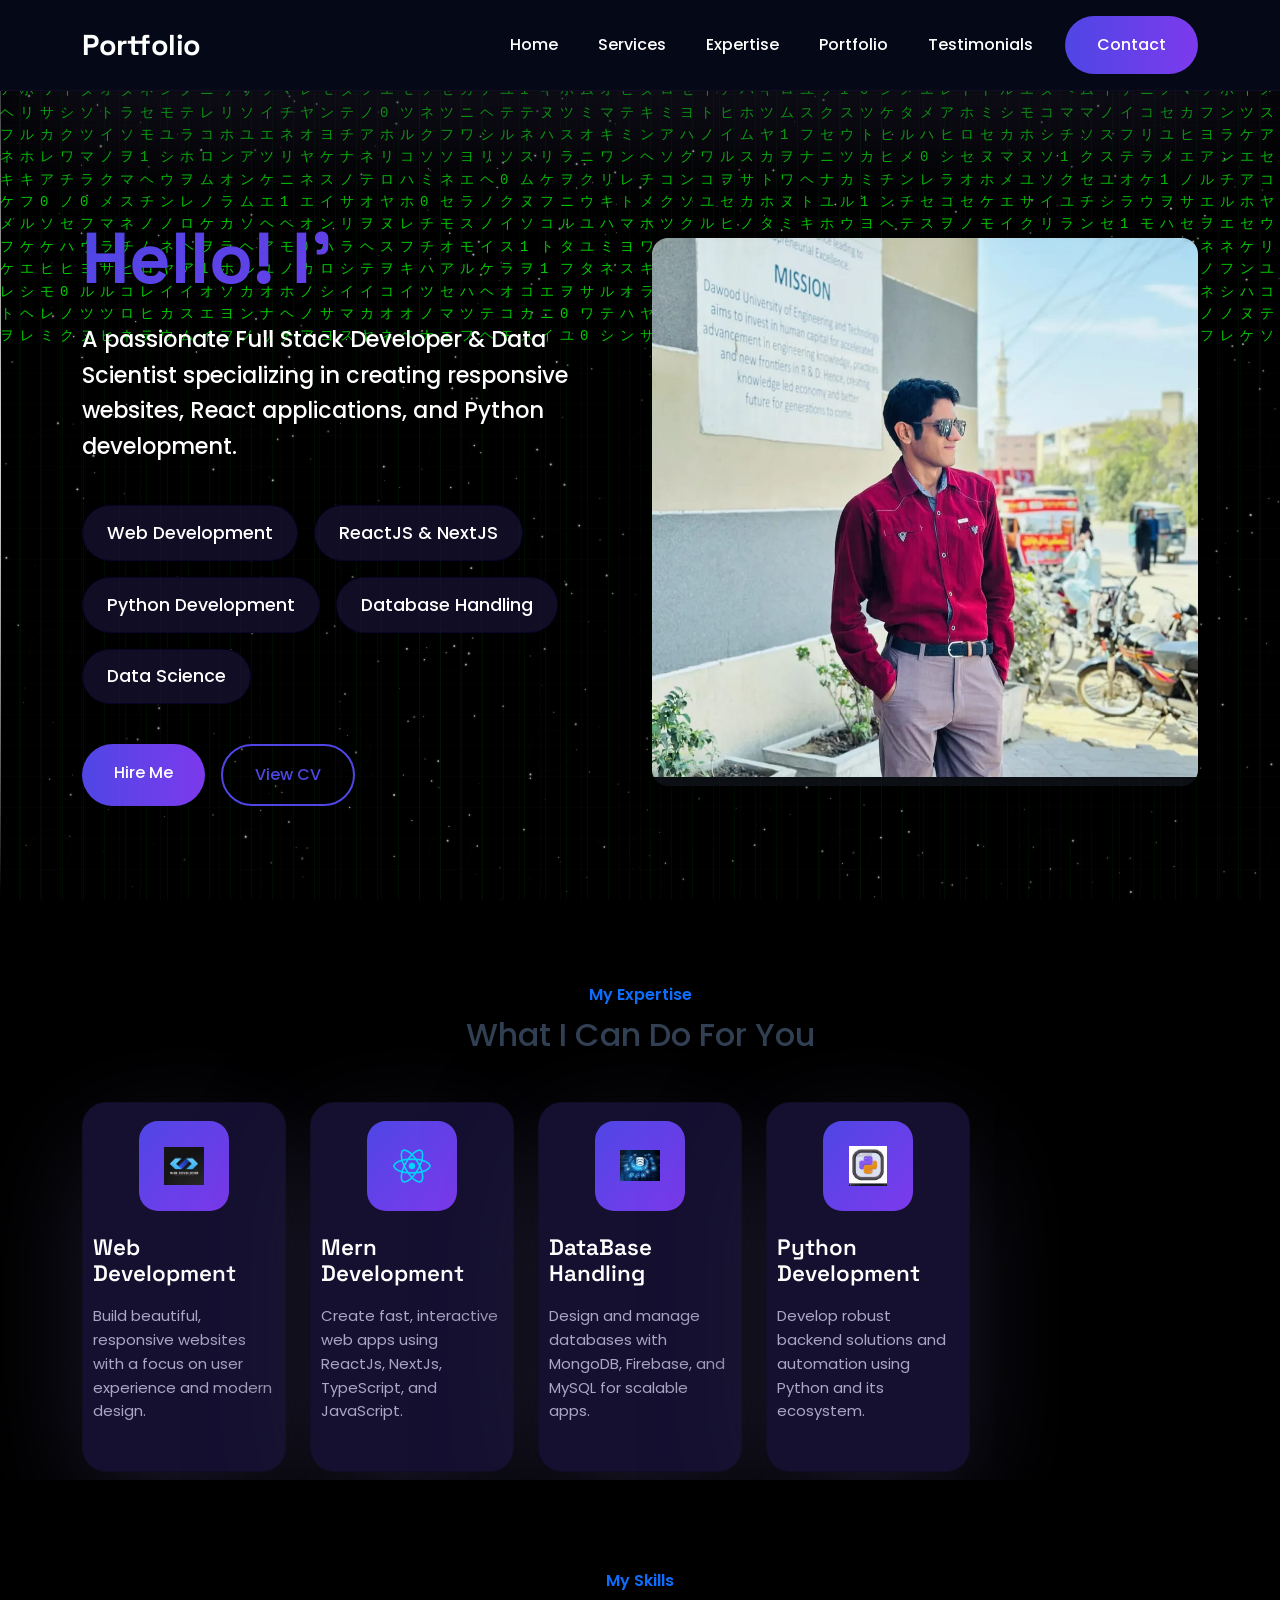
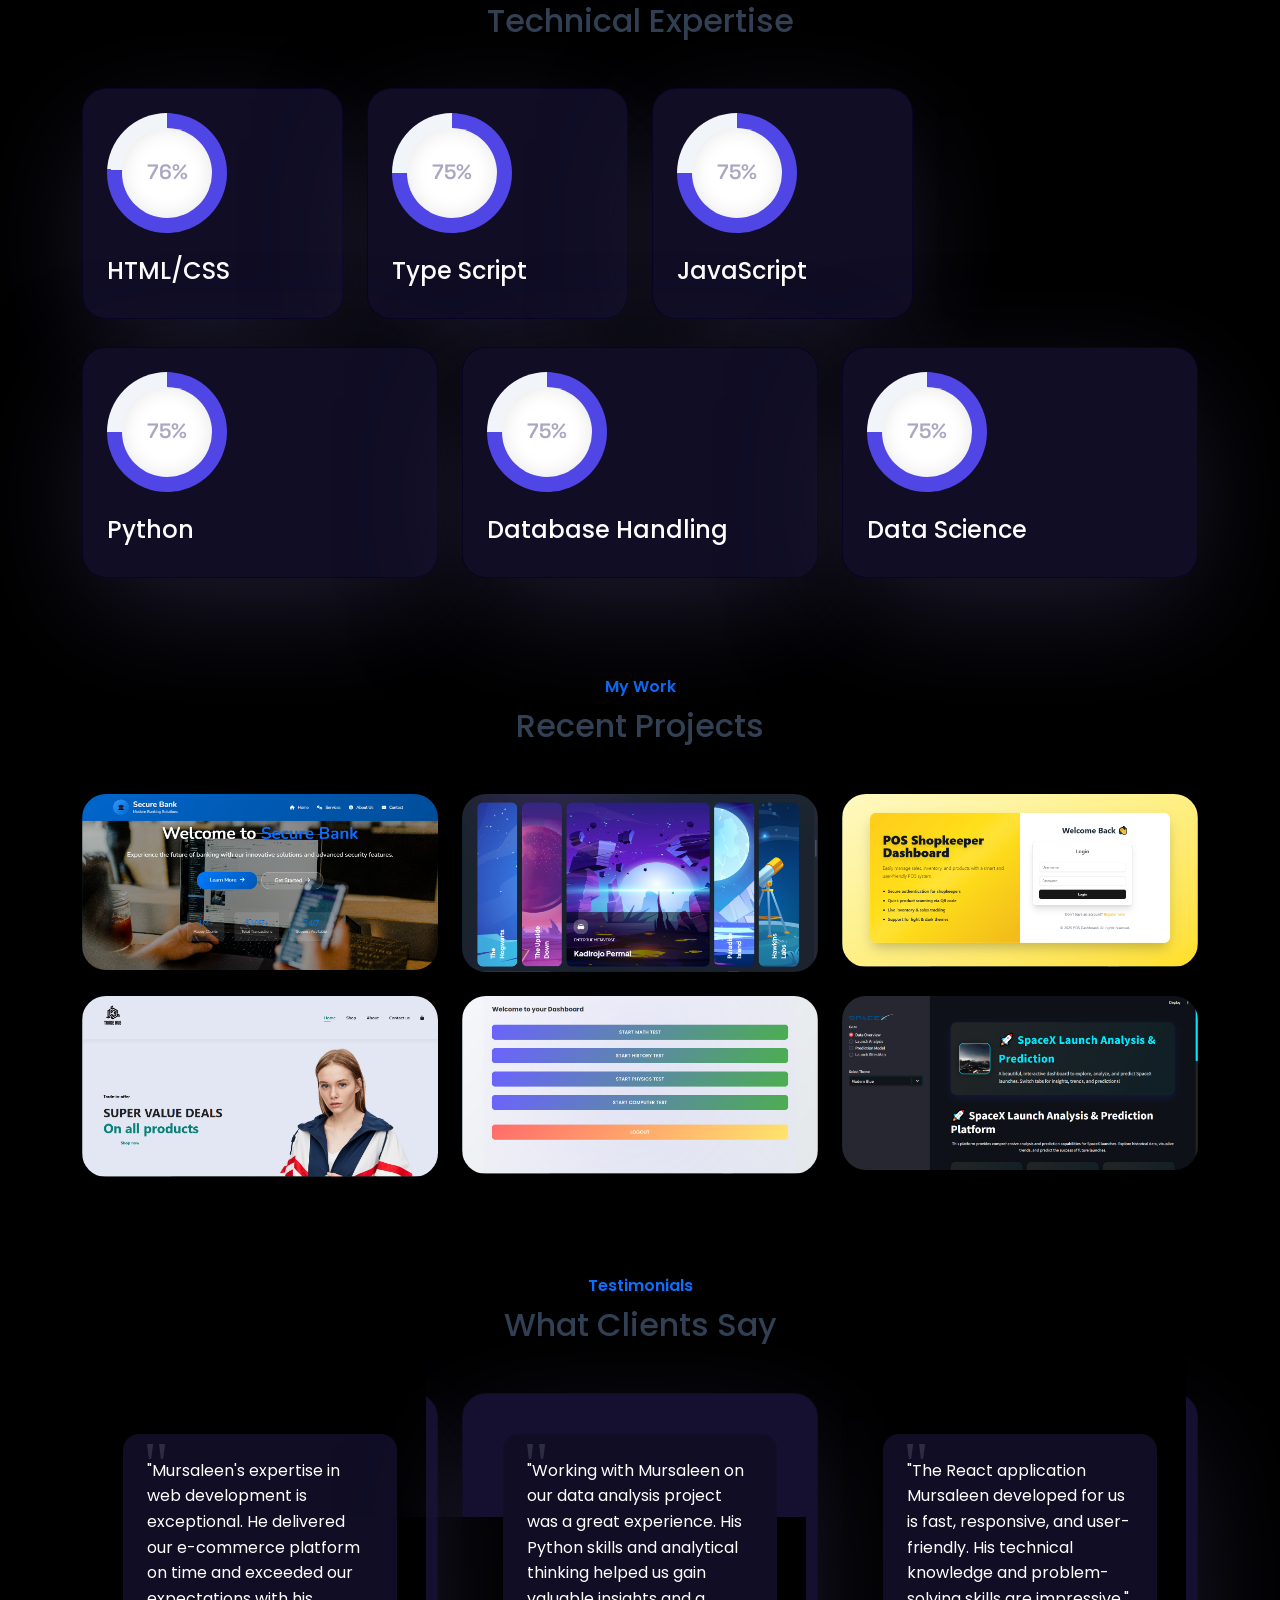
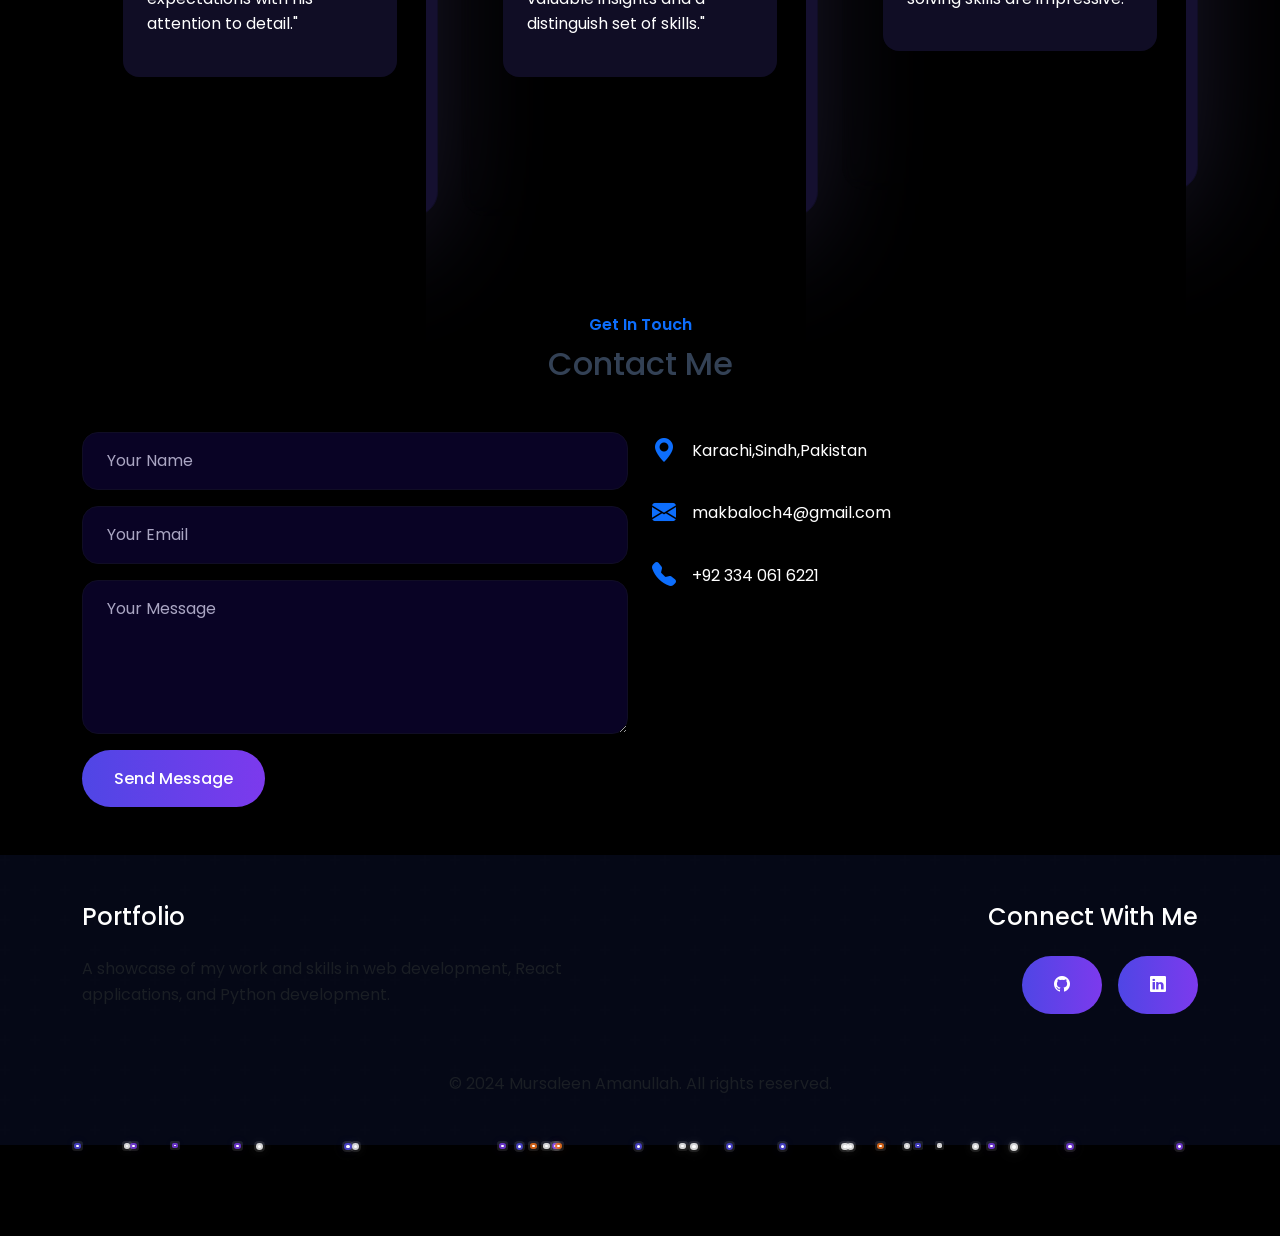
<file: index.html>
<!DOCTYPE html>
<html lang="en">
  <head>
    <meta charset="UTF-8" />
    <meta http-equiv="X-UA-Compatible" content="IE=edge" />
    <meta name="viewport" content="width=device-width, initial-scale=1.0" />
    <title>Mursaleen Amanullah - Portfolio</title>

    <!-- bootstrap css cdn link  -->
    <link
      href="https://cdn.jsdelivr.net/npm/bootstrap@5.2.3/dist/css/bootstrap.min.css"
      rel="stylesheet"
      integrity="sha384-rbsA2VBKQhggwzxH7pPCaAqO46MgnOM80zW1RWuH61DGLwZJEdK2Kadq2F9CUG65"
      crossorigin="anonymous"
    />

    <!-- custom css file -->
    <link rel="stylesheet" href="style/style.css" />

    <!-- google font link -->
    <link rel="preconnect" href="https://fonts.googleapis.com" />
    <link rel="preconnect" href="https://fonts.gstatic.com" crossorigin />
    <link
      href="https://fonts.googleapis.com/css2?family=Poppins:wght@300;400;500;600;700&family=Space+Grotesk:wght@400;500;600;700&display=swap"
      rel="stylesheet"
    />

    <!-- bootstrap icon cdn link  -->
    <link
      rel="stylesheet"
      href="https://cdn.jsdelivr.net/npm/bootstrap-icons@1.10.4/font/bootstrap-icons.css"
    />

    <!-- AOS Library css file cdn link -->
    <link rel="stylesheet" href="https://unpkg.com/aos@next/dist/aos.css" />

    <!-- jquery cdn link  -->
    <script src="https://ajax.googleapis.com/ajax/libs/jquery/3.6.4/jquery.min.js"></script>
    <link rel="icon" href="logo.ico" type="image/x-icon" />
  </head>
  <body>
    <!-- ULTRA COMPLEX MULTI-LAYER ANIMATION SYSTEM -->
    
    <!-- Layer 2: Matrix Digital Rain -->
    <div class="matrix-rain"></div>
    
    <!-- Layer 7: Dark Matter Clouds -->
    <div class="dark-matter"></div>
    <div class="dark-matter"></div>
    <div class="dark-matter"></div>
    
    <!-- Layer 8: Energy Vortexes -->
    <div class="energy-vortex"></div>
    <div class="energy-vortex"></div>
    <div class="energy-vortex"></div>
    
    <!-- Layer 11: DNA Helix -->
    <div class="dna-helix"></div>
    
    <!-- Layer 12: Fractal Patterns -->
    <div class="fractal-pattern"></div>
    
    <!-- Layer 13: Plasma Balls -->
    <div class="plasma-ball"></div>
    <div class="plasma-ball"></div>
    <div class="plasma-ball"></div>
    
    <!-- Layer 14: Lightning Effects -->
    <div class="lightning"></div>
    <div class="lightning"></div>
    <div class="lightning"></div>
    <div class="lightning"></div>
    <div class="lightning"></div>
    
    <!-- navbar starts -->
    <nav class="navbar navbar-expand-lg navbar-light sticky-top">
      <div class="container">
        <a class="navbar-brand" href="#">Portfolio</a>
        <button
          class="nav-menu d-lg-none"
          type="button"
          data-bs-toggle="collapse"
          data-bs-target="#navbarNav"
        >
          <i class="bi bi-list"></i>
        </button>
        <div class="collapse navbar-collapse" id="navbarNav">
          <ul class="navbar-nav ms-auto gap-4">
            <li class="nav-item">
              <a class="nav-link" href="#home">Home</a>
            </li>
            <li class="nav-item">
              <a class="nav-link" href="#service">Services</a>
            </li>
            <li class="nav-item">
              <a class="nav-link" href="#skills">Expertise</a>
            </li>
            <li class="nav-item">
              <a class="nav-link" href="#portfolio">Portfolio</a>
            </li>
            <li class="nav-item">
              <a class="nav-link" href="#testimonial">Testimonials</a>
            </li>
          </ul>
          <a href="#contact" class="c-btn ms-4 d-none d-lg-block">Contact</a>
        </div>
      </div>
    </nav>
    <!-- navbar ends here -->

    <!-- home section starts  -->
    <section class="home" id="home">
      <div class="container">
        <div class="row align-items-center">
          <div class="col-lg-6" data-aos="fade-right">
            <h2>
              Hello! I'm <br /><span class="c-orange">Mursaleen Amanullah</span>
            </h2>
            <p class="intro-text">
              A passionate Full Stack Developer & Data Scientist specializing in creating responsive websites, 
              React applications, and Python development.
            </p>
            <div class="key-skills">
              <div class="skill-tag">Web Development</div>
              <div class="skill-tag">ReactJS & NextJS</div>
              <div class="skill-tag">Python Development</div>
              <div class="skill-tag">Database Handling</div>
              <div class="skill-tag">Data Science</div>
            </div>
            <div class="d-flex gap-3 mt-4">
              <a href="#contact" class="c-btn">Hire Me</a>
              <a href="CV.pdf" download class="c-btn" style="background: transparent; color: var(--primary); border: 2px solid var(--primary);">
                View CV
              </a>
            </div>
          </div>
          <div class="col-lg-6 mt-4 mt-lg-0" data-aos="fade-left">
            <img src="images/mee.jpg" class="img-fluid rounded-4 shadow-lg w-100" alt="Profile" />
          </div>
        </div>
      </div>
    </section>
    <!-- home section ends here -->

    <!-- expertise section starts -->
    <section class="expertise py-5" id="service">
      <div class="container">
        <div class="text-center mb-5">
          <span class="text-primary fw-semibold">My Expertise</span>
          <h2 class="mt-2">What I Can Do For You</h2>
        </div>
        <div class="row row-cols-1 row-cols-md-2 row-cols-xl-5 g-4">
          <div class="col" data-aos="fade-up">
            <div class="service-card">
              <div class="img">
                <img src="images/webm.jpeg" alt="Web Development" />
              </div>
              <h4>Web Development</h4>
              <p>
                Build beautiful, responsive websites with a focus on user experience and modern design.
              </p>
            </div>
          </div>
          <div class="col" data-aos="fade-up" data-aos-delay="100">
            <div class="service-card">
              <div class="img">
                <img src="images/React.webp" alt="React Development" />
              </div>
              <h4>Mern Development</h4>
              <p>
                Create fast, interactive web apps using ReactJs, NextJs, TypeScript, and JavaScript.
              </p>
            </div>
          </div>
          <div class="col" data-aos="fade-up" data-aos-delay="100">
            <div class="service-card">
              <div class="img">
                <img src="images/db.jpeg" alt="Data Base Handling" />
              </div>
              <h4>DataBase Handling</h4>
              <p>
                Design and manage databases with MongoDB, Firebase, and MySQL for scalable apps.
              </p>
            </div>
          </div>
          <div class="col" data-aos="fade-up" data-aos-delay="200">
            <div class="service-card">
              <div class="img">
                <img src="images/download.jpeg" alt="Python Development" />
              </div>
              <h4>Python Development</h4>
              <p>
                Develop robust backend solutions and automation using Python and its ecosystem.
              </p>
            </div>
          </div>
          <div class="col" data-aos="fade-up" data-aos-delay="300">
            <div class="service-card">
              <div class="img">
                <img src="images/ds.png" alt="Data Science" />
              </div>
              <h4>Data Science</h4>
              <p>
                Analyze data, create visualizations, and build machine learning models for insights.
              </p>
            </div>
          </div>
        </div>
      </div>
    </section>
    <!-- expertise section ends -->

    <!-- skills section starts -->
    <section class="skill py-5" id="skills">
      <div class="container">
        <div class="text-center mb-5">
          <span class="text-primary fw-semibold">My Skills</span>
          <h2 class="mt-2">Technical Expertise</h2>
        </div>
        <div class="row g-4">
          <div class="col-md-6 col-lg-3" data-aos="fade-up">
            <div class="progress-card">
              <div class="circular-progress html-css"><div class="progress-value">90%</div></div>
              <h4 class="mt-4">HTML/CSS</h4>
            </div>
          </div>
          <div class="col-md-6 col-lg-3" data-aos="fade-up">
            <div class="progress-card">
              <div class="circular-progress typescript"><div class="progress-value">75%</div></div>
              <h4 class="mt-4">Type Script</h4>
            </div>
          </div>
          <div class="col-md-6 col-lg-3" data-aos="fade-up" data-aos-delay="100">
            <div class="progress-card">
              <div class="circular-progress javascript"><div class="progress-value">75%</div></div>
              <h4 class="mt-4">JavaScript</h4>
            </div>
          </div>
          <div class="col-md-6 col-lg-3" data-aos="fade-up" data-aos-delay="200">
            <div class="progress-card">
              <div class="circular-progress reactjs"><div class="progress-value">70%</div></div>
              <h4 class="mt-4">ReactJS & NextJS</h4>
            </div>
          </div>
        </div>
        <div class="row g-4 mt-1">
          <div class="col-md-6 col-lg-4" data-aos="fade-up">
            <div class="progress-card">
              <div class="circular-progress python"><div class="progress-value">80%</div></div>
              <h4 class="mt-4">Python</h4>
            </div>
          </div>
          <div class="col-md-6 col-lg-4" data-aos="fade-up">
            <div class="progress-card">
              <div class="circular-progress html-css"><div class="progress-value">90%</div></div>
              <h4 class="mt-4">Database Handling</h4>
            </div>
          </div>
          <div class="col-md-6 col-lg-4" data-aos="fade-up" data-aos-delay="400">
            <div class="progress-card">
              <div class="circular-progress datascience"><div class="progress-value">80%</div></div>
              <h4 class="mt-4">Data Science</h4>
            </div>
          </div>
        </div>
      </div>
    </section>
    <!-- skills section ends -->

    <!-- portfolio section starts -->
    <section class="portfolio py-5" id="portfolio">
      <div class="container">
        <div class="text-center mb-5">
          <span class="text-primary fw-semibold">My Work</span>
          <h2 class="mt-2">Recent Projects</h2>
        </div>
        <div class="row g-4">
          <div class="col-md-6 col-lg-4" data-aos="fade-up">
            <div class="portfolio-item">
              <img src="images/bank.png" alt="Banking System" class="img-fluid">
              <div class="portfolio-overlay">
                <div>
                  <h4 class="text-white">Banking System</h4>
                  <p class="text-white-50">Python, Flask, HTML, CSS</p>
                  <a href="https://github.com/Mursaleen-4/Banking" target="_blank" class="c-btn btn-sm">
                    <i class="bi bi-github me-1"></i> GitHub
                  </a>
                </div>
              </div>
            </div>
          </div>
          <div class="col-md-6 col-lg-4" data-aos="fade-up" data-aos-delay="100">
            <div class="portfolio-item">
              <img src="images/meta.png" alt="Metaverse Platform" class="img-fluid">
              <div class="portfolio-overlay">
                <div>
                  <h4 class="text-white">Metaverse Platform</h4>
                  <p class="text-white-50">React,Next.Js</p>
                  <a href="https://metaverse-one-peach.vercel.app" target="_blank" class="c-btn btn-sm">
                    <i class="bi bi-play-circle-fill me-1"></i> Live Demo
                  </a>
                </div>
              </div>
            </div>
          </div>
          <div class="col-md-6 col-lg-4" data-aos="fade-up" data-aos-delay="200">
            <div class="portfolio-item">
              <img src="images/POS.png" alt="Point For Sale" class="img-fluid">
              <div class="portfolio-overlay">
                <div>
                  <h4 class="text-white">Point Of Sale</h4>
                  <p class="text-white-50">React,NextJs,MongoDB</p>
                  <a href="https://pointofsale-three.vercel.app" target="_blank" class="c-btn btn-sm">
                    <i class="bi bi-play-circle-fill me-1"></i>Live Demo
                  </a>
                </div>
              </div>
            </div>
          </div>
          <div class="col-md-6 col-lg-4" data-aos="fade-up">
            <div class="portfolio-item">
              <img src="images/tradehub.png" alt="TradeHub E-commerce" class="img-fluid">
              <div class="portfolio-overlay">
                <div>
                  <h4 class="text-white">TradeHub E-commerce</h4>
                  <p class="text-white-50">Html, Css, JavaScript</p>
                  <a href="https://tradehub-gold.vercel.app" target="_blank" class="c-btn btn-sm">
                    <i class="bi bi-play-circle-fill me-1"></i> Live Demo
                  </a>
                </div>
              </div>
            </div>
          </div>
          <div class="col-md-6 col-lg-4" data-aos="fade-up" data-aos-delay="100">
            <div class="portfolio-item">
              <img src="images/entry.png" alt="Entry Test" class="img-fluid">
              <div class="portfolio-overlay">
                <div>
                  <h4 class="text-white">Entry Test</h4>
                  <p class="text-white-50">ReactJS,Firebase</p>
                  <a href="https://entry-test-chi.vercel.app/student/signup" target="_blank" class="c-btn btn-sm">
                    <i class="bi bi-play-circle-fill me-1"></i> Live Demo
                  </a>
                </div>
              </div>
            </div>
          </div>
          <div class="col-md-6 col-lg-4" data-aos="fade-up" data-aos-delay="200">
            <div class="portfolio-item">
              <img src="images/stream.png" alt="Data Science Streamlit" class="img-fluid">
              <div class="portfolio-overlay">
                <div>
                  <h4 class="text-white">Space-X Data Analysis</h4>
                  <p class="text-white-50">Python, Streamlit</p>
                  <a href="https://space-x.streamlit.app" target="_blank" class="c-btn btn-sm">
                    <i class="bi bi-play-circle-fill me-1"></i> Live Demo
                  </a>
                </div>
              </div>
            </div>
          </div>
        </div>
      </div>
    </section>
    <!-- portfolio section ends -->

    <!-- testimonials section starts -->
    <section class="testimonials py-5" id="testimonial">
      <div class="container">
        <div class="text-center mb-5">
          <span class="text-primary fw-semibold">Testimonials</span>
          <h2 class="mt-2">What Clients Say</h2>
        </div>
        <div class="row g-4">
          <div class="col-md-6 col-lg-4" data-aos="fade-up">
            <div class="testimonial-card">
              <div class="testimonial-content">
                <p>"Mursaleen's expertise in web development is exceptional. He delivered our e-commerce platform on time and exceeded our expectations with his attention to detail."</p>
              </div>
              <div class="testimonial-author">
                <img src="images/male.jpeg" alt="Mr.Ramesh" class="rounded-circle">
                <div>
                  <h5>Mr.Ramesh</h5>
                  <p class="text-muted">HOD, DUET.</p>
                </div>
              </div>
            </div>
          </div>
          <div class="col-md-6 col-lg-4" data-aos="fade-up" data-aos-delay="100">
            <div class="testimonial-card">
              <div class="testimonial-content">
                <p>"Working with Mursaleen on our data analysis project was a great experience. His Python skills and analytical thinking helped us gain valuable insights and a distinguish set of skills."</p>
              </div>
              <div class="testimonial-author">
                <img src="images/female.png" alt="Ms.Saima" class="rounded-circle">
                <div>
                  <h5>Ms.Saima</h5>
                  <p class="text-muted">Professor, DUET</p>
                </div>
              </div>
            </div>
          </div>
          <div class="col-md-6 col-lg-4" data-aos="fade-up" data-aos-delay="200">
            <div class="testimonial-card">
              <div class="testimonial-content">
                <p>"The React application Mursaleen developed for us is fast, responsive, and user-friendly. His technical knowledge and problem-solving skills are impressive."</p>
              </div>
              <div class="testimonial-author">
                <img src="images/male.jpeg" alt="Mr.Mannan" class="rounded-circle">
                <div>
                  <h5>Mr.Mannan</h5>
                  <p class="text-muted">Professor, DUET</p>
                </div>
              </div>
            </div>
          </div>
        </div>
      </div>
    </section>
    <!-- testimonials section ends -->

    <!-- contact section starts -->
    <section class="contact py-5" id="contact">
      <div class="container">
        <div class="text-center mb-5">
          <span class="text-primary fw-semibold">Get In Touch</span>
          <h2 class="mt-2">Contact Me</h2>
        </div>
        <div class="row g-4">
          <div class="col-lg-6" data-aos="fade-right">
            <div class="contact-form">
              <form action="https://formspree.io/f/mqalzeyn" method="POST">
                <div class="mb-3">
                  <input type="text" class="form-control" name="name" placeholder="Your Name" required />
                </div>
                <div class="mb-3">
                  <input type="email" class="form-control" name="email" placeholder="Your Email" required />
                </div>
                <div class="mb-3">
                  <textarea class="form-control" name="message" rows="5" placeholder="Your Message" required></textarea>
                </div>
                <button type="submit" class="c-btn">Send Message</button>
              </form>
            </div>
          </div>
          <div class="col-lg-6" data-aos="fade-left">
            <div class="contact-details">
              <div class="d-flex align-items-center mb-4">
                <i class="bi bi-geo-alt-fill text-primary fs-4"></i>
                <p class="ms-3 mb-0">Karachi,Sindh,Pakistan</p>
              </div>
              <div class="d-flex align-items-center mb-4">
                <i class="bi bi-envelope-fill text-primary fs-4"></i>
                <p class="ms-3 mb-0">makbaloch4@gmail.com</p>
              </div>
              <div class="d-flex align-items-center">
                <i class="bi bi-telephone-fill text-primary fs-4"></i>
                <p class="ms-3 mb-0">+92 334 061 6221</p>
              </div>
            </div>
          </div>
        </div>
      </div>
    </section>
    <!-- contact section ends -->

    <!-- footer starts -->
    <footer class="py-5">
      <div class="container">
        <div class="row g-4">
          <div class="col-lg-6">
            <h4 class="text-white mb-4">Portfolio</h4>
            <p class="text-muted">
              A showcase of my work and skills in web development, 
              React applications, and Python development.
            </p>
          </div>
          <div class="col-lg-6 text-lg-end">
            <h4 class="text-white mb-4">Connect With Me</h4>
            <div class="social-links">
              <a href="https://github.com/Mursaleen-4" target="_blank" rel="noopener noreferrer" class="c-btn btn-sm">
                <i class="bi bi-github"></i>
              </a>
              <a href="https://www.linkedin.com/in/mursaleen-khoso/" target="_blank" rel="noopener noreferrer" class="c-btn btn-sm">
                <i class="bi bi-linkedin"></i>
              </a>
            </div>
          </div>
        </div>
        <div class="text-center mt-5">
          <p class="text-muted mb-0">
            © 2024 Mursaleen Amanullah. All rights reserved.
          </p>
        </div>
      </div>
    </footer>
    <!-- footer ends -->

    <!-- back to top button -->
    <button id="btn-back-to-top">
      <i class="bi bi-arrow-up"></i>
    </button>

    <!-- bootstrap js cdn link -->
    <script
      src="https://cdn.jsdelivr.net/npm/bootstrap@5.2.3/dist/js/bootstrap.bundle.min.js"
      integrity="sha384-kenU1KFdBIe4zVF0s0G1M5b4hcpxyD9F7jL+jjXkk+Q2h455rYXK/7HAuoJl+0I4"
      crossorigin="anonymous"
    ></script>

    <!-- AOS js cdn link -->
    <script src="https://unpkg.com/aos@next/dist/aos.js"></script>
    <script>
      AOS.init({
        duration: 1000,
        once: true,
      });
    </script>


    <!-- Your custom JS LAST -->
    <script src="script/script.js"></script>
  </body>
</html>
</file>
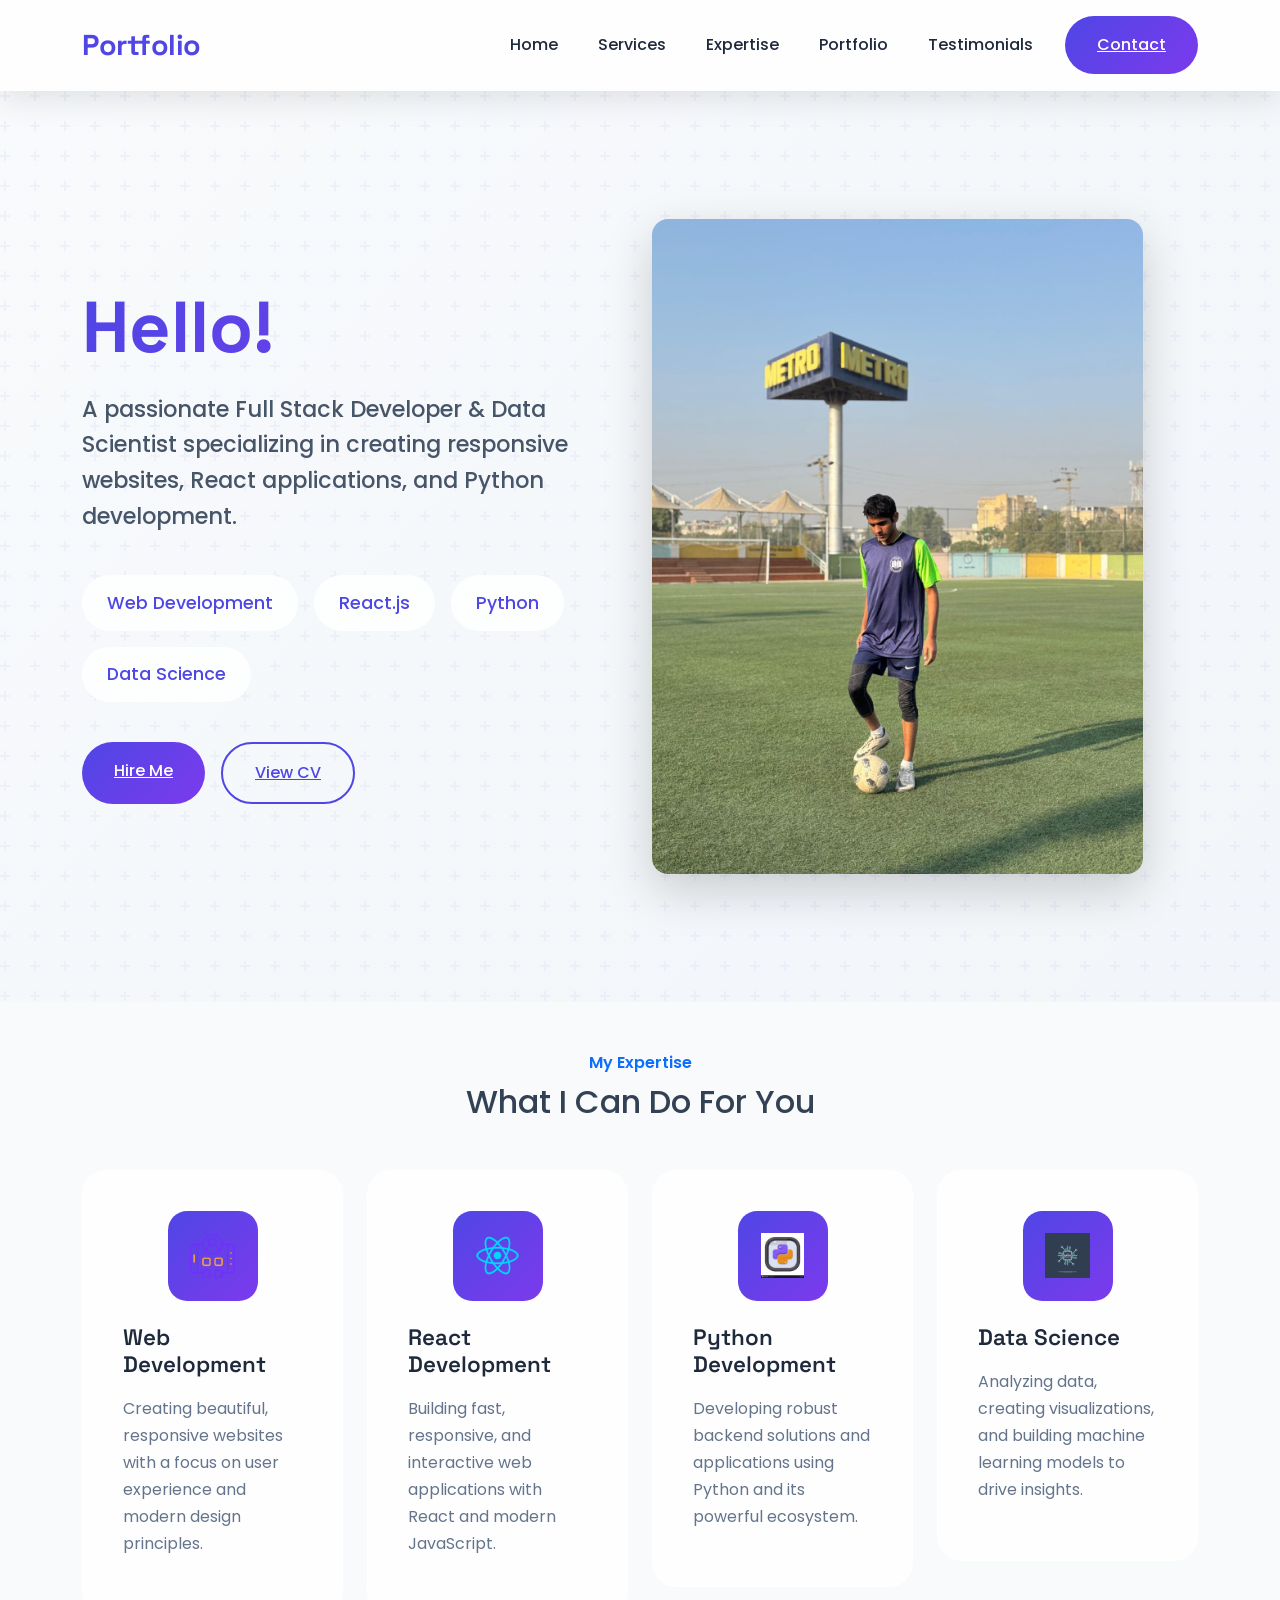
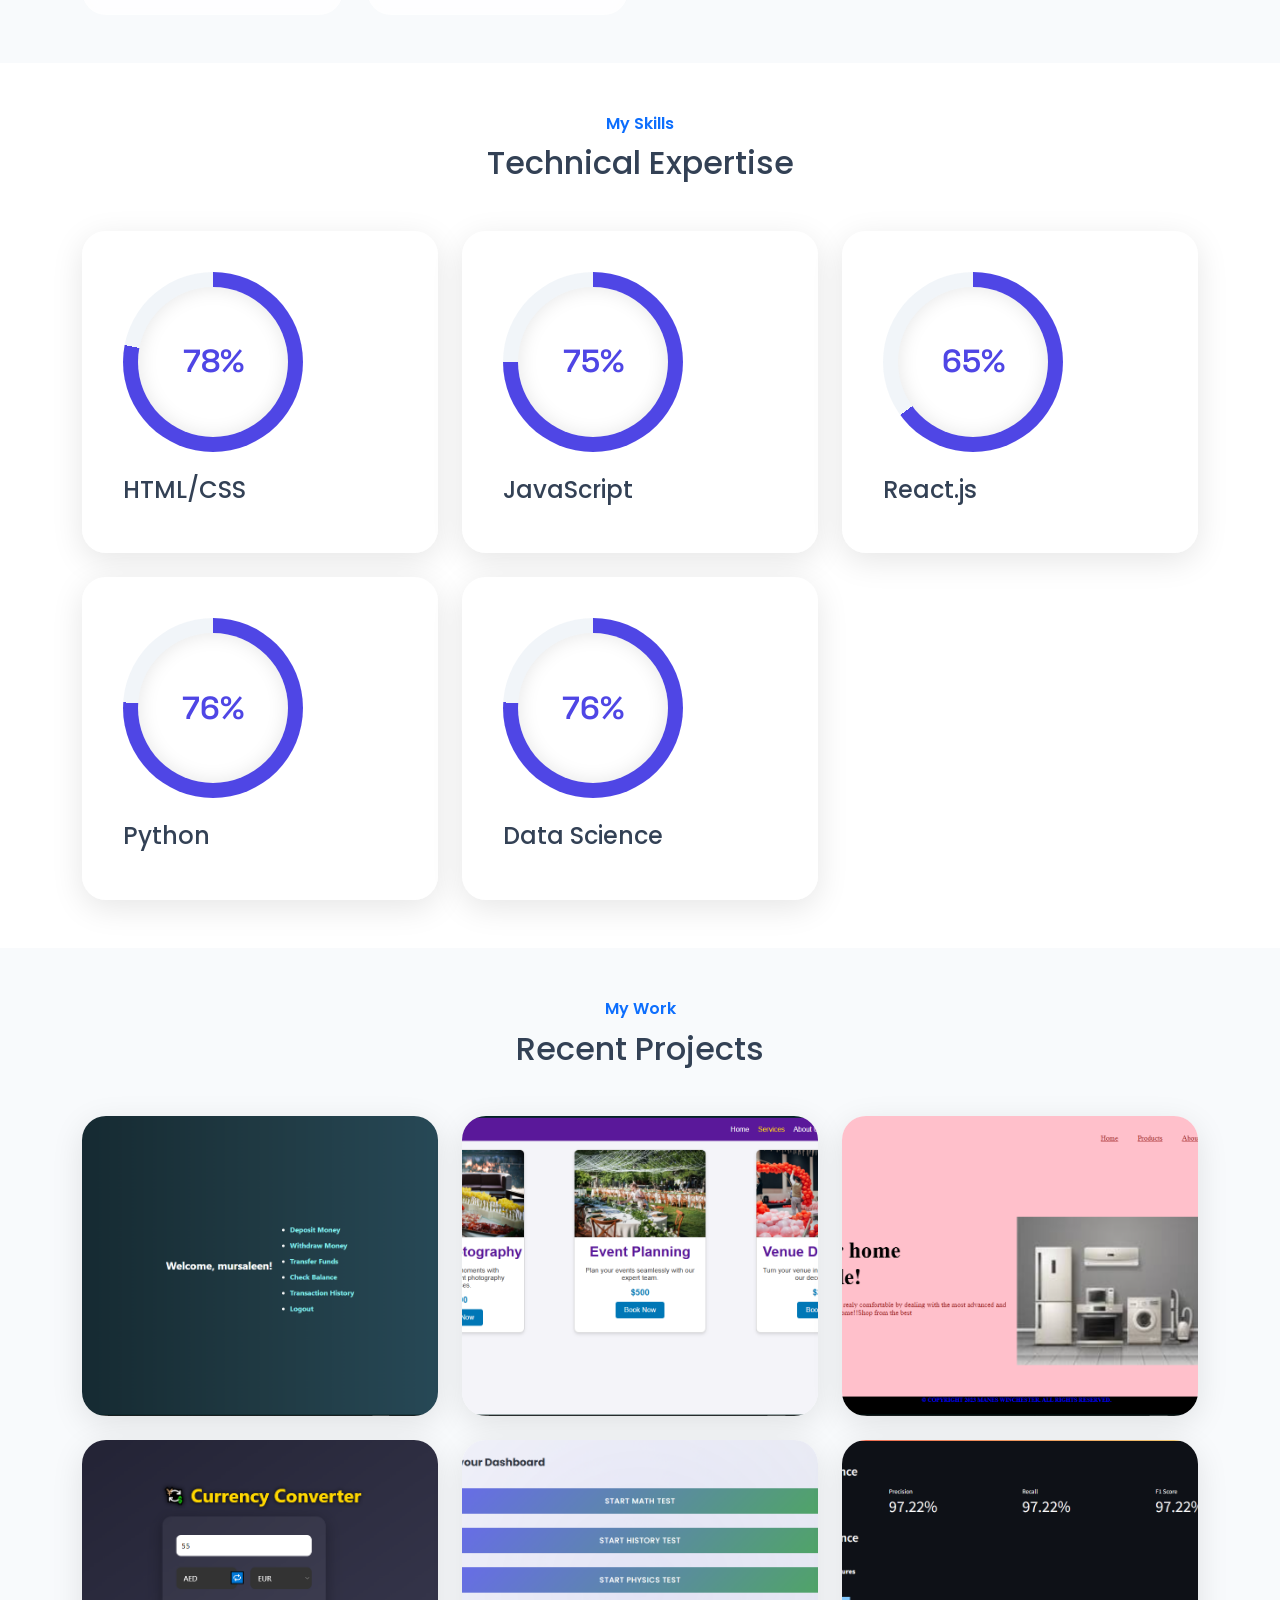
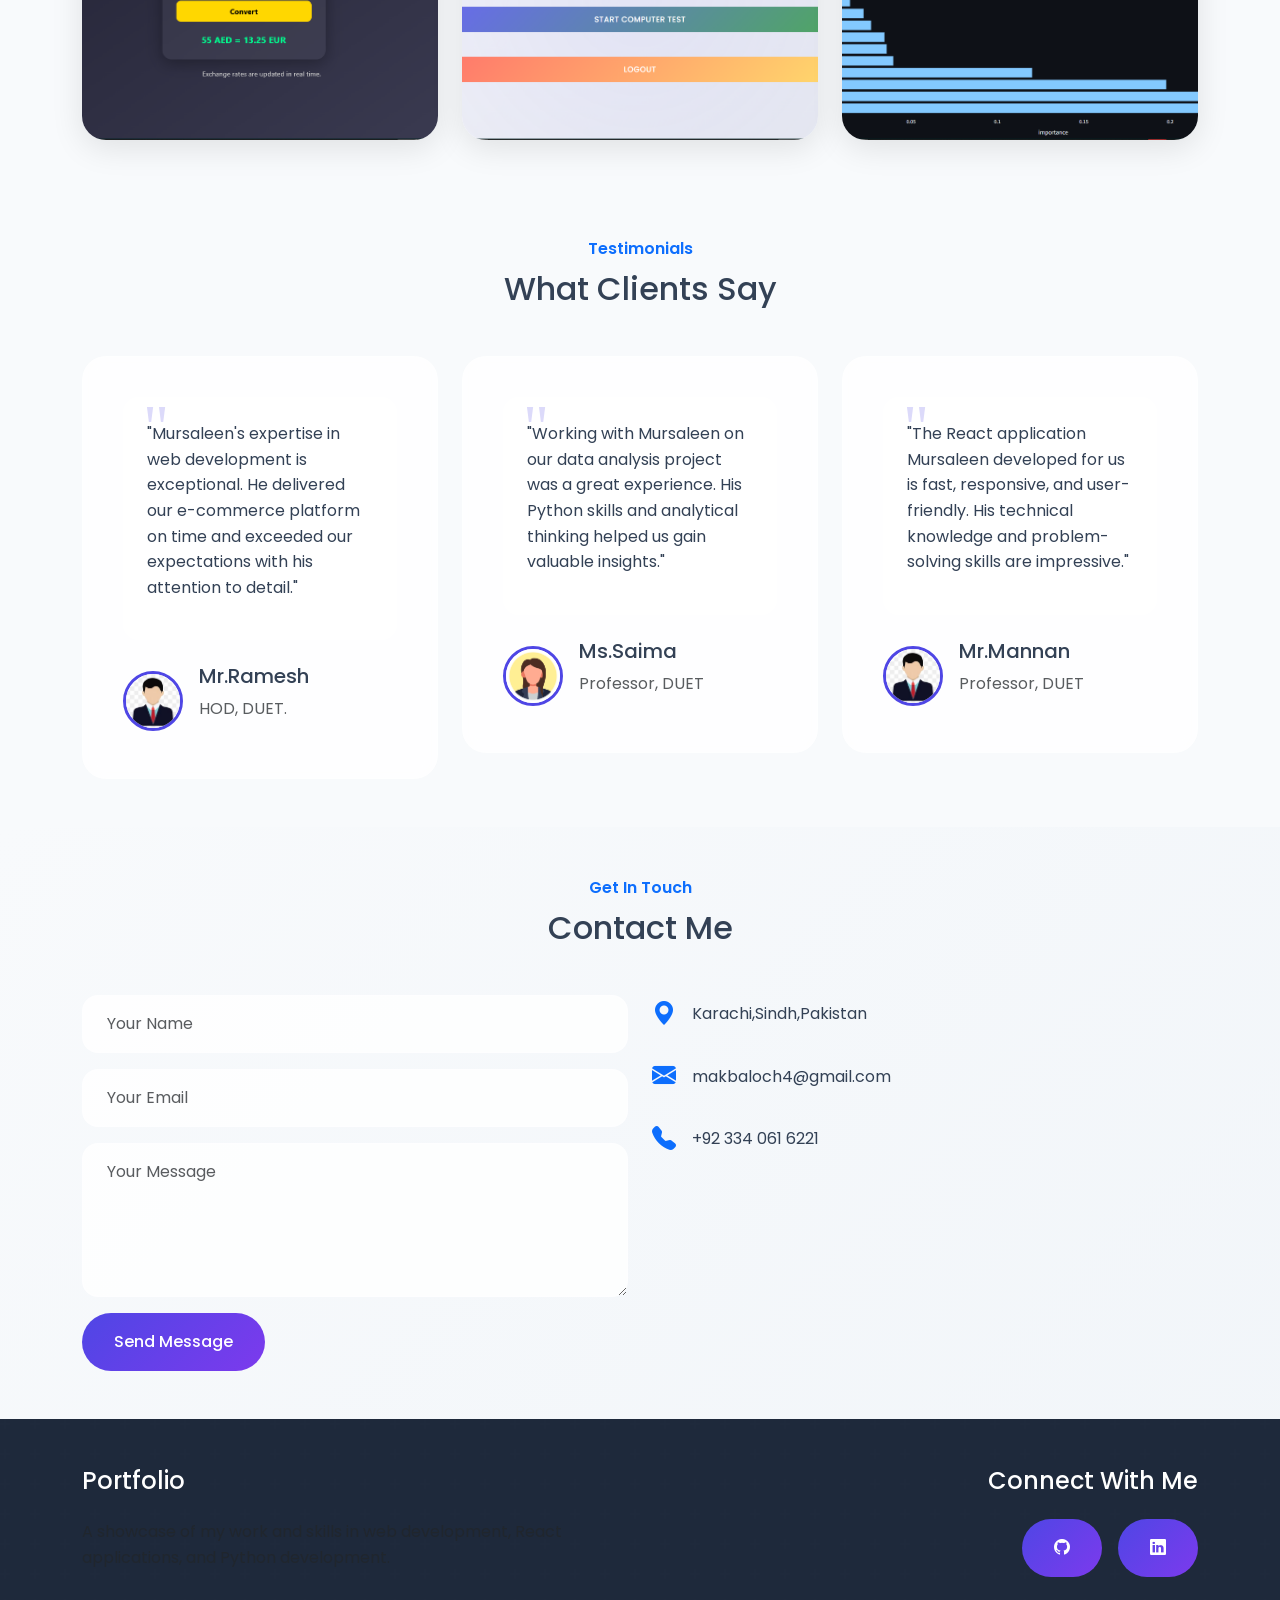
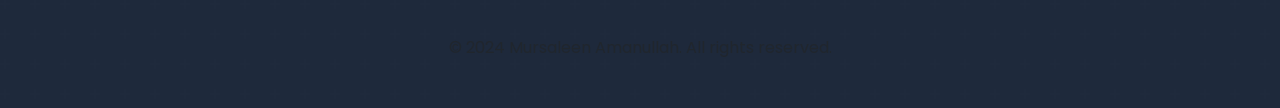
<file: Portfolio/index.html>
<!DOCTYPE html>
<html lang="en">
  <head>
    <meta charset="UTF-8" />
    <meta http-equiv="X-UA-Compatible" content="IE=edge" />
    <meta name="viewport" content="width=device-width, initial-scale=1.0" />
    <title>Mursaleen Amanullah - Portfolio</title>

    <!-- bootstrap css cdn link  -->
    <link
      href="https://cdn.jsdelivr.net/npm/bootstrap@5.2.3/dist/css/bootstrap.min.css"
      rel="stylesheet"
      integrity="sha384-rbsA2VBKQhggwzxH7pPCaAqO46MgnOM80zW1RWuH61DGLwZJEdK2Kadq2F9CUG65"
      crossorigin="anonymous"
    />

    <!-- custom css file -->
    <link rel="stylesheet" href="style/style.css" />

    <!-- google font link -->
    <link rel="preconnect" href="https://fonts.googleapis.com" />
    <link rel="preconnect" href="https://fonts.gstatic.com" crossorigin />
    <link
      href="https://fonts.googleapis.com/css2?family=Poppins:wght@300;400;500;600;700&family=Space+Grotesk:wght@400;500;600;700&display=swap"
      rel="stylesheet"
    />

    <!-- bootstrap icon cdn link  -->
    <link
      rel="stylesheet"
      href="https://cdn.jsdelivr.net/npm/bootstrap-icons@1.10.4/font/bootstrap-icons.css"
    />

    <!-- AOS Library css file cdn link -->
    <link rel="stylesheet" href="https://unpkg.com/aos@next/dist/aos.css" />

    <!-- jquery cdn link  -->
    <script src="https://ajax.googleapis.com/ajax/libs/jquery/3.6.4/jquery.min.js"></script>
  </head>
  <body>
    <!-- navbar starts -->
    <nav class="navbar navbar-expand-lg navbar-light sticky-top">
      <div class="container">
        <a class="navbar-brand" href="#">Portfolio</a>
        <button
          class="nav-menu d-lg-none"
          type="button"
          data-bs-toggle="collapse"
          data-bs-target="#navbarNav"
        >
          <i class="bi bi-list"></i>
        </button>
        <div class="collapse navbar-collapse" id="navbarNav">
          <ul class="navbar-nav ms-auto gap-4">
            <li class="nav-item">
              <a class="nav-link" href="#home">Home</a>
            </li>
            <li class="nav-item">
              <a class="nav-link" href="#service">Services</a>
            </li>
            <li class="nav-item">
              <a class="nav-link" href="#skills">Expertise</a>
            </li>
            <li class="nav-item">
              <a class="nav-link" href="#portfolio">Portfolio</a>
            </li>
            <li class="nav-item">
              <a class="nav-link" href="#testimonial">Testimonials</a>
            </li>
          </ul>
          <a href="#contact" class="c-btn ms-4 d-none d-lg-block">Contact</a>
        </div>
      </div>
    </nav>
    <!-- navbar ends here -->

    <!-- home section starts  -->
    <section class="home" id="home">
      <div class="container">
        <div class="row align-items-center">
          <div class="col-lg-6" data-aos="fade-right">
            <h2>
              Hello! I'm <br /><span class="c-orange">Mursaleen Amanullah</span>
            </h2>
            <p class="intro-text">
              A passionate Full Stack Developer & Data Scientist specializing in creating responsive websites, 
              React applications, and Python development.
            </p>
            <div class="key-skills">
              <div class="skill-tag">Web Development</div>
              <div class="skill-tag">React.js</div>
              <div class="skill-tag">Python</div>
              <div class="skill-tag">Data Science</div>
            </div>
            <div class="d-flex gap-3 mt-4">
              <a href="#contact" class="c-btn">Hire Me</a>
              <a href="CV (2).pdf" download class="c-btn" style="background: transparent; color: var(--primary); border: 2px solid var(--primary);">
                View CV
              </a>
            </div>
          </div>
          <div class="col-lg-6 d-none d-lg-block" data-aos="fade-left">
            <img src="images/me.jpg" class="img-fluid rounded-4 shadow-lg" alt="Profile" />
          </div>
        </div>
      </div>
    </section>
    <!-- home section ends here -->

    <!-- expertise section starts -->
    <section class="expertise py-5" id="service">
      <div class="container">
        <div class="text-center mb-5">
          <span class="text-primary fw-semibold">My Expertise</span>
          <h2 class="mt-2">What I Can Do For You</h2>
        </div>
        <div class="row g-4">
          <div class="col-md-6 col-lg-3" data-aos="fade-up">
            <div class="service-card">
              <div class="img">
                <img src="images/service-icon1.png" alt="Web Development" />
              </div>
              <h4>Web Development</h4>
              <p>
                Creating beautiful, responsive websites with a focus on user experience 
                and modern design principles.
              </p>
            </div>
          </div>
          <div class="col-md-6 col-lg-3" data-aos="fade-up" data-aos-delay="100">
            <div class="service-card">
              <div class="img">
                <img src="images/React.webp" alt="React Development" />
              </div>
              <h4>React Development</h4>
              <p>
                Building fast, responsive, and interactive web applications with React 
                and modern JavaScript.
              </p>
            </div>
          </div>
          <div class="col-md-6 col-lg-3" data-aos="fade-up" data-aos-delay="200">
            <div class="service-card">
              <div class="img">
                <img src="images/download.jpeg" alt="Python Development" />
              </div>
              <h4>Python Development</h4>
              <p>
                Developing robust backend solutions and applications using Python 
                and its powerful ecosystem.
              </p>
            </div>
          </div>
          <div class="col-md-6 col-lg-3" data-aos="fade-up" data-aos-delay="300">
            <div class="service-card">
              <div class="img">
                <img src="images/ds.png" alt="Data Science" />
              </div>
              <h4>Data Science</h4>
              <p>
                Analyzing data, creating visualizations, and building machine learning 
                models to drive insights.
              </p>
            </div>
          </div>
        </div>
      </div>
    </section>
    <!-- expertise section ends -->

    <!-- skills section starts -->
    <section class="skill py-5" id="skills">
      <div class="container">
        <div class="text-center mb-5">
          <span class="text-primary fw-semibold">My Skills</span>
          <h2 class="mt-2">Technical Expertise</h2>
        </div>
        <div class="row g-4">
          <div class="col-md-6 col-lg-4" data-aos="fade-up">
            <div class="progress-card">
              <div class="circular-progress html-css">
                <div class="progress-value">90%</div>
              </div>
              <h4 class="mt-4">HTML/CSS</h4>
            </div>
          </div>
          <div class="col-md-6 col-lg-4" data-aos="fade-up" data-aos-delay="100">
            <div class="progress-card">
              <div class="circular-progress javascript">
                <div class="progress-value">75%</div>
              </div>
              <h4 class="mt-4">JavaScript</h4>
            </div>
          </div>
          <div class="col-md-6 col-lg-4" data-aos="fade-up" data-aos-delay="200">
            <div class="progress-card">
              <div class="circular-progress reactjs">
                <div class="progress-value">65%</div>
              </div>
              <h4 class="mt-4">React.js</h4>
            </div>
          </div>
          <div class="col-md-6 col-lg-4" data-aos="fade-up" data-aos-delay="300">
            <div class="progress-card">
              <div class="circular-progress python">
                <div class="progress-value">80%</div>
              </div>
              <h4 class="mt-4">Python</h4>
            </div>
          </div>
          <div class="col-md-6 col-lg-4" data-aos="fade-up" data-aos-delay="400">
            <div class="progress-card">
              <div class="circular-progress datascience">
                <div class="progress-value">80%</div>
              </div>
              <h4 class="mt-4">Data Science</h4>
            </div>
          </div>
        </div>
      </div>
    </section>
    <!-- skills section ends -->

    <!-- portfolio section starts -->
    <section class="portfolio py-5" id="portfolio">
      <div class="container">
        <div class="text-center mb-5">
          <span class="text-primary fw-semibold">My Work</span>
          <h2 class="mt-2">Recent Projects</h2>
        </div>
        <div class="row g-4">
          <div class="col-md-6 col-lg-4" data-aos="fade-up">
            <div class="portfolio-item">
              <img src="images/bank.png" alt="Banking System" class="img-fluid">
              <div class="portfolio-overlay">
                <div>
                  <h4 class="text-white">Banking System</h4>
                  <p class="text-white-50">Python, Flask, HTML, CSS</p>
                  <a href="https://github.com/Mursaleen-4/Bank-Project" target="_blank" class="c-btn btn-sm">
                    <i class="bi bi-github me-1"></i> GitHub
                  </a>
                </div>
              </div>
            </div>
          </div>
          <div class="col-md-6 col-lg-4" data-aos="fade-up" data-aos-delay="100">
            <div class="portfolio-item">
              <img src="images/ep.png" alt="E-Commerce Platform" class="img-fluid">
              <div class="portfolio-overlay">
                <div>
                  <h4 class="text-white">E-Commerce Platform</h4>
                  <p class="text-white-50">Html, Css, JavaScript</p>
                  <a href="https://github.com/Mursaleen-4/Event-Management" target="_blank" class="c-btn btn-sm">
                    <i class="bi bi-github me-1"></i> GitHub
                  </a>
                </div>
              </div>
            </div>
          </div>
          <div class="col-md-6 col-lg-4" data-aos="fade-up" data-aos-delay="200">
            <div class="portfolio-item">
              <img src="images/Hw.png" alt="Home Appliances Website" class="img-fluid">
              <div class="portfolio-overlay">
                <div>
                  <h4 class="text-white">Home Appliances website</h4>
                  <p class="text-white-50">Html, Css, JavaScript</p>
                  <a href="https://github.com/yourusername/health-wellness" target="_blank" class="c-btn btn-sm">
                    <i class="bi bi-github me-1"></i> GitHub
                  </a>
                </div>
              </div>
            </div>
          </div>
          <div class="col-md-6 col-lg-4" data-aos="fade-up">
            <div class="portfolio-item">
              <img src="images/cc.png" alt="Currency Converter" class="img-fluid">
              <div class="portfolio-overlay">
                <div>
                  <h4 class="text-white">Currency Converter</h4>
                  <p class="text-white-50">Html, Css, JavaScript</p>
                  <a href="https://github.com/Mursaleen-4/Currency-Converter" target="_blank" class="c-btn btn-sm">
                    <i class="bi bi-github me-1"></i> GitHub
                  </a>
                </div>
              </div>
            </div>
          </div>
          <div class="col-md-6 col-lg-4" data-aos="fade-up" data-aos-delay="100">
            <div class="portfolio-item">
              <img src="images/entry.png" alt="Entry Test" class="img-fluid">
              <div class="portfolio-overlay">
                <div>
                  <h4 class="text-white">Entry Test</h4>
                  <p class="text-white-50">ReactJS,Firebase</p>
                  <a href="https://github.com/Mursaleen-4/Entry-Test" target="_blank" class="c-btn btn-sm">
                    <i class="bi bi-github me-1"></i> GitHub
                  </a>
                </div>
              </div>
            </div>
          </div>
          <div class="col-md-6 col-lg-4" data-aos="fade-up" data-aos-delay="200">
            <div class="portfolio-item">
              <img src="images/stream.png" alt="Data Science Streamlit" class="img-fluid">
              <div class="portfolio-overlay">
                <div>
                  <h4 class="text-white">Space-X Data Analysis</h4>
                  <p class="text-white-50">Python, Streamlit</p>
                  <a href="https://github.com/Mursaleen-4/SMIT-hackaton-project-" target="_blank" class="c-btn btn-sm">
                    <i class="bi bi-github me-1"></i> GitHub
                  </a>
                </div>
              </div>
            </div>
          </div>
        </div>
      </div>
    </section>
    <!-- portfolio section ends -->

    <!-- testimonials section starts -->
    <section class="testimonials py-5" id="testimonial">
      <div class="container">
        <div class="text-center mb-5">
          <span class="text-primary fw-semibold">Testimonials</span>
          <h2 class="mt-2">What Clients Say</h2>
        </div>
        <div class="row g-4">
          <div class="col-md-6 col-lg-4" data-aos="fade-up">
            <div class="testimonial-card">
              <div class="testimonial-content">
                <p>"Mursaleen's expertise in web development is exceptional. He delivered our e-commerce platform on time and exceeded our expectations with his attention to detail."</p>
              </div>
              <div class="testimonial-author">
                <img src="images/male.jpeg" alt="Mr.Ramesh" class="rounded-circle">
                <div>
                  <h5>Mr.Ramesh</h5>
                  <p class="text-muted">HOD, DUET.</p>
                </div>
              </div>
            </div>
          </div>
          <div class="col-md-6 col-lg-4" data-aos="fade-up" data-aos-delay="100">
            <div class="testimonial-card">
              <div class="testimonial-content">
                <p>"Working with Mursaleen on our data analysis project was a great experience. His Python skills and analytical thinking helped us gain valuable insights."</p>
              </div>
              <div class="testimonial-author">
                <img src="images/female.png" alt="Ms.Saima" class="rounded-circle">
                <div>
                  <h5>Ms.Saima</h5>
                  <p class="text-muted">Professor, DUET</p>
                </div>
              </div>
            </div>
          </div>
          <div class="col-md-6 col-lg-4" data-aos="fade-up" data-aos-delay="200">
            <div class="testimonial-card">
              <div class="testimonial-content">
                <p>"The React application Mursaleen developed for us is fast, responsive, and user-friendly. His technical knowledge and problem-solving skills are impressive."</p>
              </div>
              <div class="testimonial-author">
                <img src="images/male.jpeg" alt="Mr.Mannan" class="rounded-circle">
                <div>
                  <h5>Mr.Mannan</h5>
                  <p class="text-muted">Professor, DUET</p>
                </div>
              </div>
            </div>
          </div>
        </div>
      </div>
    </section>
    <!-- testimonials section ends -->

    <!-- contact section starts -->
    <section class="contact py-5" id="contact">
      <div class="container">
        <div class="text-center mb-5">
          <span class="text-primary fw-semibold">Get In Touch</span>
          <h2 class="mt-2">Contact Me</h2>
        </div>
        <div class="row g-4">
          <div class="col-lg-6" data-aos="fade-right">
            <div class="contact-form">
              <form>
                <div class="mb-3">
                  <input type="text" class="form-control" placeholder="Your Name" required />
                </div>
                <div class="mb-3">
                  <input type="email" class="form-control" placeholder="Your Email" required />
                </div>
                <div class="mb-3">
                  <textarea class="form-control" rows="5" placeholder="Your Message" required></textarea>
                </div>
                <button type="submit" class="c-btn">Send Message</button>
              </form>
            </div>
          </div>
          <div class="col-lg-6" data-aos="fade-left">
            <div class="contact-details">
              <div class="d-flex align-items-center mb-4">
                <i class="bi bi-geo-alt-fill text-primary fs-4"></i>
                <p class="ms-3 mb-0">Karachi,Sindh,Pakistan</p>
              </div>
              <div class="d-flex align-items-center mb-4">
                <i class="bi bi-envelope-fill text-primary fs-4"></i>
                <p class="ms-3 mb-0">makbaloch4@gmail.com</p>
              </div>
              <div class="d-flex align-items-center">
                <i class="bi bi-telephone-fill text-primary fs-4"></i>
                <p class="ms-3 mb-0">+92 334 061 6221</p>
              </div>
            </div>
          </div>
        </div>
      </div>
    </section>
    <!-- contact section ends -->

    <!-- footer starts -->
    <footer class="py-5">
      <div class="container">
        <div class="row g-4">
          <div class="col-lg-6">
            <h4 class="text-white mb-4">Portfolio</h4>
            <p class="text-muted">
              A showcase of my work and skills in web development, 
              React applications, and Python development.
            </p>
          </div>
          <div class="col-lg-6 text-lg-end">
            <h4 class="text-white mb-4">Connect With Me</h4>
            <div class="social-links">
              <a href="https://github.com/Mursaleen-4" target="_blank" rel="noopener noreferrer" class="c-btn btn-sm">
                <i class="bi bi-github"></i>
              </a>
              <a href="https://www.linkedin.com/in/mursaleen-khoso/" target="_blank" rel="noopener noreferrer" class="c-btn btn-sm">
                <i class="bi bi-linkedin"></i>
              </a>
            </div>
          </div>
        </div>
        <div class="text-center mt-5">
          <p class="text-muted mb-0">
            © 2024 Mursaleen Amanullah. All rights reserved.
          </p>
        </div>
      </div>
    </footer>
    <!-- footer ends -->

    <!-- back to top button -->
    <button id="btn-back-to-top">
      <i class="bi bi-arrow-up"></i>
    </button>

    <!-- bootstrap js cdn link -->
    <script
      src="https://cdn.jsdelivr.net/npm/bootstrap@5.2.3/dist/js/bootstrap.bundle.min.js"
      integrity="sha384-kenU1KFdBIe4zVF0s0G1M5b4hcpxyD9F7jL+jjXkk+Q2h455rYXK/7HAuoJl+0I4"
      crossorigin="anonymous"
    ></script>

    <!-- AOS js cdn link -->
    <script src="https://unpkg.com/aos@next/dist/aos.js"></script>
    <script>
      AOS.init({
        duration: 1000,
        once: true,
      });
    </script>

    <!-- custom js file -->
    <script src="script/script.js"></script>
  </body>
</html>
</file>
<file: style/style.css>
/* Modern Font Import */
@import url('https://fonts.googleapis.com/css2?family=Poppins:wght@300;400;500;600;700&family=Space+Grotesk:wght@400;500;600;700&display=swap');

:root {
  --primary: #4f46e5;
  --secondary: #7c3aed;
  --accent: #f97316;
  --dark: #1e293b;
  --light: #f8fafc;
  --gray: #64748b;
  --text-primary: #334155;
  --text-secondary: #475569;
  --gradient: linear-gradient(135deg, var(--primary), var(--secondary));
  --glass-bg: rgba(255, 255, 255, 0.8);
  --glass-border: rgba(255, 255, 255, 0.2);
  --glass-shadow: 0 8px 32px rgba(0, 0, 0, 0.1);
  /* Dark palette from React reference */
  --primary-dark: #050816;
  --secondary-dark: #aaa6c3;
  --tertiary-dark: #151030;
  --black-100: #100d25;
  --black-200: #090325;
  --white-100: #f3f3f3;
  --card-shadow-dark: 0px 35px 120px -15px #211e35;
}

/* Base Styles */
html, body {
  max-width: 100vw;
  overflow-x: hidden;
}

body {
  font-family: 'Poppins', sans-serif;
  color: var(--text-primary);
  background: #000 !important;
  background-image: none !important;
  box-shadow: none !important;
  line-height: 1.6;
  overflow-x: hidden;
  position: relative;
  min-height: 100vh;
}

body, body::before, body::after {
  background: #000 !important;
  background-image: none !important;
  box-shadow: none !important;
}

/* ULTRA COMPLEX MULTI-LAYER ANIMATION SYSTEM */

/* Layer 1: Pure Black Base */
body::before {
  content: '';
  position: fixed;
  top: 0;
  left: 0;
  width: 100%;
  height: 100%;
  background: 
    radial-gradient(circle at 20% 30%, rgba(0, 0, 0, 0.9) 0%, transparent 50%),
    radial-gradient(circle at 80% 70%, rgba(0, 0, 0, 0.8) 0%, transparent 50%),
    radial-gradient(circle at 40% 80%, rgba(0, 0, 0, 0.85) 0%, transparent 50%),
    radial-gradient(circle at 60% 20%, rgba(0, 0, 0, 0.7) 0%, transparent 50%),
    linear-gradient(45deg, transparent 30%, rgba(0, 0, 0, 0.4) 50%, transparent 70%),
    linear-gradient(-45deg, transparent 30%, rgba(0, 0, 0, 0.5) 50%, transparent 70%);
  background-size: 200% 200%, 150% 150%, 180% 180%, 120% 120%, 300% 300%, 250% 250%;
  animation: 
    deepSpaceShift 25s ease-in-out infinite,
    cosmicPulse 15s ease-in-out infinite,
    dimensionalShift 30s linear infinite;
  pointer-events: none;
  z-index: -8;
}

/* Layer 2: Matrix Digital Rain */
.matrix-rain {
  position: fixed;
  top: 0;
  left: 0;
  width: 100%;
  height: 100%;
  padding-left: 20px;
  background: 
    repeating-linear-gradient(
      90deg,
      transparent 0px,
      transparent 20px,
      rgba(0, 255, 0, 0.05) 20px,
      rgba(0, 255, 0, 0.05) 21px
    ),
    repeating-linear-gradient(
      0deg,
      transparent 0px,
      transparent 30px,
      rgba(0, 255, 0, 0.02) 30px,
      rgba(0, 255, 0, 0.02) 31px
    );
  background-size: 100% 100%;
  animation: matrixFlow 20s linear infinite;
  pointer-events: none;
  z-index: -7;
}

/* Layer 3: Geometric Grid Patterns */
.geometric-grid {
  position: fixed;
  top: 0;
  left: 0;
  width: 100%;
  height: 100%;
  background-image: 
    linear-gradient(rgba(255, 255, 255, 0.02) 1px, transparent 1px),
    linear-gradient(90deg, rgba(255, 255, 255, 0.02) 1px, transparent 1px);
  background-size: 50px 50px;
  animation: gridMove 40s linear infinite;
  pointer-events: none;
  z-index: -6;
}

/* Layer 4: Hexagonal Patterns */
.hexagon-pattern {
  position: fixed;
  top: 0;
  left: 0;
  width: 100%;
  height: 100%;
  background-image: 
    radial-gradient(circle at 50% 50%, transparent 30px, rgba(255, 255, 255, 0.03) 30px, rgba(255, 255, 255, 0.03) 31px, transparent 31px);
  background-size: 100px 100px;
  animation: hexagonRotate 60s linear infinite;
  pointer-events: none;
  z-index: -5;
}

/* Layer 5: Wave Patterns */
.wave-pattern {
  position: fixed;
  top: 0;
  left: 0;
  width: 100%;
  height: 100%;
  background: 
    repeating-linear-gradient(
      45deg,
      transparent 0px,
      transparent 10px,
      rgba(255, 255, 255, 0.02) 10px,
      rgba(255, 255, 255, 0.02) 20px
    );
  background-size: 200px 200px;
  animation: waveFlow 30s linear infinite;
  pointer-events: none;
  z-index: -4;
}

/* Layer 6: Complex Starfield */
body::after {
  content: '';
  position: fixed;
  top: 0;
  left: 0;
  width: 100%;
  height: 100%;
  background-image: 
    /* Bright stars */
    radial-gradient(2px 2px at 20px 30px, #fff, transparent),
    radial-gradient(1px 1px at 40px 70px, rgba(255,255,255,0.9), transparent),
    radial-gradient(3px 3px at 90px 40px, #fff, transparent),
    radial-gradient(1px 1px at 130px 80px, rgba(255,255,255,0.7), transparent),
    radial-gradient(2px 2px at 160px 30px, #ddd, transparent),
    radial-gradient(1px 1px at 200px 70px, rgba(255,255,255,0.8), transparent),
    radial-gradient(2px 2px at 240px 40px, #fff, transparent),
    radial-gradient(1px 1px at 280px 80px, rgba(255,255,255,0.6), transparent),
    radial-gradient(3px 3px at 320px 30px, #fff, transparent),
    radial-gradient(1px 1px at 360px 70px, rgba(255,255,255,0.9), transparent),
    radial-gradient(2px 2px at 400px 40px, #ddd, transparent),
    radial-gradient(1px 1px at 440px 80px, rgba(255,255,255,0.7), transparent),
    radial-gradient(2px 2px at 480px 30px, #fff, transparent),
    radial-gradient(1px 1px at 520px 70px, rgba(255,255,255,0.8), transparent),
    radial-gradient(3px 3px at 560px 40px, #fff, transparent),
    radial-gradient(1px 1px at 600px 80px, rgba(255,255,255,0.6), transparent),
    radial-gradient(2px 2px at 640px 30px, #ddd, transparent),
    radial-gradient(1px 1px at 680px 70px, rgba(255,255,255,0.9), transparent),
    radial-gradient(2px 2px at 720px 40px, #fff, transparent),
    radial-gradient(1px 1px at 760px 80px, rgba(255,255,255,0.7), transparent),
    radial-gradient(3px 3px at 800px 30px, #fff, transparent),
    radial-gradient(1px 1px at 840px 70px, rgba(255,255,255,0.8), transparent),
    radial-gradient(2px 2px at 880px 40px, #ddd, transparent),
    radial-gradient(1px 1px at 920px 80px, rgba(255,255,255,0.6), transparent),
    radial-gradient(2px 2px at 960px 30px, #fff, transparent),
    radial-gradient(1px 1px at 1000px 70px, rgba(255,255,255,0.9), transparent),
    /* Colored stars */
    radial-gradient(2px 2px at 50px 150px, #4f46e5, transparent),
    radial-gradient(1px 1px at 100px 200px, rgba(124, 58, 237, 0.8), transparent),
    radial-gradient(2px 2px at 150px 250px, #f97316, transparent),
    radial-gradient(1px 1px at 200px 300px, rgba(79, 70, 229, 0.7), transparent),
    radial-gradient(2px 2px at 250px 350px, #7c3aed, transparent),
    radial-gradient(1px 1px at 300px 400px, rgba(249, 115, 22, 0.8), transparent),
    radial-gradient(2px 2px at 350px 450px, #4f46e5, transparent),
    radial-gradient(1px 1px at 400px 500px, rgba(124, 58, 237, 0.7), transparent),
    radial-gradient(2px 2px at 450px 550px, #f97316, transparent),
    radial-gradient(1px 1px at 500px 600px, rgba(79, 70, 229, 0.8), transparent),
    radial-gradient(2px 2px at 550px 650px, #7c3aed, transparent),
    radial-gradient(1px 1px at 600px 700px, rgba(249, 115, 22, 0.7), transparent),
    radial-gradient(2px 2px at 650px 750px, #4f46e5, transparent),
    radial-gradient(1px 1px at 700px 800px, rgba(124, 58, 237, 0.8), transparent),
    radial-gradient(2px 2px at 750px 850px, #f97316, transparent),
    radial-gradient(1px 1px at 800px 900px, rgba(79, 70, 229, 0.7), transparent),
    radial-gradient(2px 2px at 850px 950px, #7c3aed, transparent),
    radial-gradient(1px 1px at 900px 1000px, rgba(249, 115, 22, 0.8), transparent);
  background-repeat: repeat;
  background-size: 1000px 1000px;
  animation: 
    starfield 120s linear infinite,
    starTwinkle 8s ease-in-out infinite,
    starColorShift 20s ease-in-out infinite;
  pointer-events: none;
  z-index: -3;
}

/* Layer 7: Dark Matter Clouds */
.dark-matter {
  position: fixed;
  border-radius: 50%;
  filter: blur(60px);
  opacity: 0.4;
  z-index: -2;
  mix-blend-mode: multiply;
}

.dark-matter:nth-child(1) {
  width: 400px;
  height: 400px;
  background: radial-gradient(circle, rgba(0, 0, 0, 0.9) 0%, rgba(0, 0, 0, 0.7) 50%, transparent 70%);
  top: 5%;
  left: 5%;
  animation: darkMatterFloat 35s ease-in-out infinite, darkMatterPulse 12s ease-in-out infinite;
}

.dark-matter:nth-child(2) {
  width: 300px;
  height: 300px;
  background: radial-gradient(circle, rgba(0, 0, 0, 0.95) 0%, rgba(0, 0, 0, 0.6) 50%, transparent 70%);
  top: 70%;
  right: 5%;
  animation: darkMatterFloat 40s ease-in-out infinite reverse, darkMatterPulse 15s ease-in-out infinite;
}

.dark-matter:nth-child(3) {
  width: 350px;
  height: 350px;
  background: radial-gradient(circle, rgba(0, 0, 0, 0.8) 0%, rgba(0, 0, 0, 0.5) 50%, transparent 70%);
  bottom: 10%;
  left: 40%;
  animation: darkMatterFloat 45s ease-in-out infinite, darkMatterPulse 18s ease-in-out infinite;
}

/* Layer 8: Energy Vortexes */
.energy-vortex {
  position: fixed;
  border-radius: 50%;
  filter: blur(30px);
  opacity: 0.3;
  z-index: -1;
  mix-blend-mode: screen;
}

.energy-vortex:nth-child(1) {
  width: 200px;
  height: 200px;
  background: conic-gradient(from 0deg, transparent, rgba(255, 255, 255, 0.3), transparent, rgba(255, 255, 255, 0.2), transparent);
  top: 20%;
  left: 20%;
  animation: vortexSpin 25s linear infinite, vortexGlow 8s ease-in-out infinite;
}

.energy-vortex:nth-child(2) {
  width: 150px;
  height: 150px;
  background: conic-gradient(from 180deg, transparent, rgba(255, 255, 255, 0.25), transparent, rgba(255, 255, 255, 0.15), transparent);
  top: 60%;
  right: 25%;
  animation: vortexSpin 30s linear infinite reverse, vortexGlow 10s ease-in-out infinite;
}

.energy-vortex:nth-child(3) {
  width: 180px;
  height: 180px;
  background: conic-gradient(from 90deg, transparent, rgba(255, 255, 255, 0.2), transparent, rgba(255, 255, 255, 0.1), transparent);
  bottom: 30%;
  left: 60%;
  animation: vortexSpin 35s linear infinite, vortexGlow 12s ease-in-out infinite;
}

/* Layer 9: Quantum Particles */
.quantum-particle {
  position: fixed;
  width: 3px;
  height: 3px;
  background: #fff;
  border-radius: 50%;
  box-shadow: 
    0 0 0 2px rgba(255, 255, 255, 0.3),
    0 0 0 4px rgba(255, 255, 255, 0.1),
    0 0 10px rgba(255, 255, 255, 0.8),
    0 0 20px rgba(255, 255, 255, 0.4);
  pointer-events: none;
  z-index: 0;
  animation: quantumFloat 15s linear infinite;
}

/* Layer 10: Enhanced Shooting Stars */
.shooting-star {
  position: fixed;
  top: 0;
  left: 0;
  width: 3px;
  height: 3px;
  background: #fff;
  border-radius: 50%;
  box-shadow: 
    0 0 0 4px rgba(255, 255, 255, 0.2),
    0 0 0 8px rgba(255, 255, 255, 0.1),
    0 0 0 12px rgba(255, 255, 255, 0.05),
    0 0 20px rgba(255, 255, 255, 1),
    0 0 40px rgba(255, 255, 255, 0.8),
    0 0 60px rgba(255, 255, 255, 0.6);
  animation: shooting-star 4s linear infinite;
  z-index: 1;
}

.shooting-star:nth-child(1) {
  top: 0%;
  left: 15%;
  animation-delay: 0s;
  animation-duration: 4s;
}

.shooting-star:nth-child(2) {
  top: 0%;
  left: 35%;
  animation-delay: 1.5s;
  animation-duration: 5s;
}

.shooting-star:nth-child(3) {
  top: 0%;
  left: 55%;
  animation-delay: 3s;
  animation-duration: 4.5s;
}

.shooting-star:nth-child(4) {
  top: 0%;
  left: 75%;
  animation-delay: 4.5s;
  animation-duration: 6s;
}

.shooting-star:nth-child(5) {
  top: 0%;
  left: 95%;
  animation-delay: 6s;
  animation-duration: 3.5s;
}

/* Layer 11: DNA Helix */
.dna-helix {
  position: fixed;
  width: 100%;
  height: 100%;
  background: 
    repeating-linear-gradient(
      90deg,
      transparent 0px,
      transparent 40px,
      rgba(255, 255, 255, 0.02) 40px,
      rgba(255, 255, 255, 0.02) 41px
    ),
    repeating-linear-gradient(
      90deg,
      transparent 20px,
      transparent 60px,
      rgba(255, 255, 255, 0.02) 60px,
      rgba(255, 255, 255, 0.02) 61px
    );
  background-size: 100px 100px;
  animation: dnaTwist 50s linear infinite;
  pointer-events: none;
  z-index: 2;
}

/* Layer 12: Fractal Patterns */
.fractal-pattern {
  position: fixed;
  top: 0;
  left: 0;
  width: 100%;
  height: 100%;
  background-image: 
    radial-gradient(circle at 25% 25%, transparent 0px, transparent 20px, rgba(255, 255, 255, 0.01) 20px, rgba(255, 255, 255, 0.01) 21px, transparent 21px),
    radial-gradient(circle at 75% 75%, transparent 0px, transparent 20px, rgba(255, 255, 255, 0.01) 20px, rgba(255, 255, 255, 0.01) 21px, transparent 21px),
    radial-gradient(circle at 50% 50%, transparent 0px, transparent 40px, rgba(255, 255, 255, 0.005) 40px, rgba(255, 255, 255, 0.005) 41px, transparent 41px);
  background-size: 200px 200px;
  animation: fractalScale 80s linear infinite;
  pointer-events: none;
  z-index: 3;
}

/* Layer 13: Plasma Balls */
.plasma-ball {
  position: fixed;
  border-radius: 50%;
  filter: blur(20px);
  opacity: 0.4;
  z-index: 4;
  mix-blend-mode: screen;
}

.plasma-ball:nth-child(1) {
  width: 100px;
  height: 100px;
  background: radial-gradient(circle, rgba(255, 255, 255, 0.6) 0%, rgba(255, 255, 255, 0.2) 50%, transparent 70%);
  top: 15%;
  left: 15%;
  animation: plasmaFloat 25s ease-in-out infinite, plasmaGlow 6s ease-in-out infinite;
}

.plasma-ball:nth-child(2) {
  width: 80px;
  height: 80px;
  background: radial-gradient(circle, rgba(255, 255, 255, 0.5) 0%, rgba(255, 255, 255, 0.15) 50%, transparent 70%);
  top: 75%;
  right: 15%;
  animation: plasmaFloat 30s ease-in-out infinite reverse, plasmaGlow 8s ease-in-out infinite;
}

.plasma-ball:nth-child(3) {
  width: 120px;
  height: 120px;
  background: radial-gradient(circle, rgba(255, 255, 255, 0.4) 0%, rgba(255, 255, 255, 0.1) 50%, transparent 70%);
  bottom: 25%;
  left: 70%;
  animation: plasmaFloat 35s ease-in-out infinite, plasmaGlow 10s ease-in-out infinite;
}

/* Layer 14: Lightning Effects */
.lightning {
  position: fixed;
  width: 1px;
  height: 100%;
  background: linear-gradient(to bottom, transparent, rgba(255, 255, 255, 0.3), transparent);
  animation: lightningFlash 8s ease-in-out infinite;
  pointer-events: none;
  z-index: 5;
}

.lightning:nth-child(1) {
  left: 15%;
  animation-delay: 0s;
}

.lightning:nth-child(2) {
  left: 35%;
  animation-delay: 2s;
}

.lightning:nth-child(3) {
  left: 55%;
  animation-delay: 4s;
}

.lightning:nth-child(4) {
  left: 75%;
  animation-delay: 6s;
}

.lightning:nth-child(5) {
  left: 85%;
  animation-delay: 1s;
}

/* COMPLEX ANIMATION KEYFRAMES */

@keyframes deepSpaceShift {
  0%, 100% {
    background-position: 0% 0%, 0% 0%, 0% 0%, 0% 0%, 0% 0%, 0% 0%;
  }
  25% {
    background-position: 100% 0%, 50% 50%, 75% 25%, 25% 75%, 100% 100%, 50% 0%;
  }
  50% {
    background-position: 100% 100%, 100% 100%, 100% 100%, 100% 100%, 0% 0%, 100% 100%;
  }
  75% {
    background-position: 0% 100%, 50% 50%, 25% 75%, 75% 25%, 0% 100%, 50% 100%;
  }
}

@keyframes cosmicPulse {
  0%, 100% {
    opacity: 0.3;
    transform: scale(1);
  }
  50% {
    opacity: 0.7;
    transform: scale(1.1);
  }
}

@keyframes dimensionalShift {
  0% {
    transform: perspective(1000px) rotateX(0deg) rotateY(0deg);
  }
  25% {
    transform: perspective(1000px) rotateX(5deg) rotateY(5deg);
  }
  50% {
    transform: perspective(1000px) rotateX(0deg) rotateY(10deg);
  }
  75% {
    transform: perspective(1000px) rotateX(-5deg) rotateY(5deg);
  }
  100% {
    transform: perspective(1000px) rotateX(0deg) rotateY(0deg);
  }
}

@keyframes matrixFlow {
  0% {
    transform: translateY(-100%);
  }
  100% {
    transform: translateY(100%);
  }
}

@keyframes gridMove {
  0% {
    transform: translateX(0) translateY(0);
  }
  100% {
    transform: translateX(-50px) translateY(-50px);
  }
}

@keyframes hexagonRotate {
  0% {
    transform: rotate(0deg);
  }
  100% {
    transform: rotate(360deg);
  }
}

@keyframes waveFlow {
  0% {
    transform: translateX(0) skewX(0deg);
  }
  50% {
    transform: translateX(-100px) skewX(5deg);
  }
  100% {
    transform: translateX(0) skewX(0deg);
  }
}

@keyframes starfield {
  0% {
    transform: translateY(0px) rotate(0deg);
  }
  100% {
    transform: translateY(-1000px) rotate(360deg);
  }
}

@keyframes starTwinkle {
  0%, 100% {
    opacity: 0.3;
    filter: brightness(1);
  }
  25% {
    opacity: 0.8;
    filter: brightness(1.5);
  }
  50% {
    opacity: 0.5;
    filter: brightness(1.2);
  }
  75% {
    opacity: 0.9;
    filter: brightness(1.8);
  }
}

@keyframes starColorShift {
  0%, 100% {
    filter: hue-rotate(0deg) saturate(1);
  }
  33% {
    filter: hue-rotate(120deg) saturate(1.2);
  }
  66% {
    filter: hue-rotate(240deg) saturate(0.8);
  }
}

@keyframes darkMatterFloat {
  0%, 100% {
    transform: translateY(0px) translateX(0px) scale(1);
  }
  25% {
    transform: translateY(-30px) translateX(20px) scale(1.1);
  }
  50% {
    transform: translateY(-15px) translateX(-15px) scale(0.9);
  }
  75% {
    transform: translateY(-40px) translateX(10px) scale(1.05);
  }
}

@keyframes darkMatterPulse {
  0%, 100% {
    opacity: 0.4;
    filter: blur(60px);
  }
  50% {
    opacity: 0.7;
    filter: blur(40px);
  }
}

@keyframes vortexSpin {
  0% {
    transform: rotate(0deg) scale(1);
  }
  50% {
    transform: rotate(180deg) scale(1.2);
  }
  100% {
    transform: rotate(360deg) scale(1);
  }
}

@keyframes vortexGlow {
  0%, 100% {
    opacity: 0.3;
    filter: blur(30px) brightness(1);
  }
  50% {
    opacity: 0.6;
    filter: blur(20px) brightness(1.5);
  }
}

@keyframes quantumFloat {
  0% {
    transform: translateY(100vh) translateX(0) scale(0);
    opacity: 0;
  }
  10% {
    opacity: 1;
    transform: translateY(90vh) translateX(10px) scale(1);
  }
  90% {
    opacity: 1;
    transform: translateY(10vh) translateX(-10px) scale(1);
  }
  100% {
    transform: translateY(-100px) translateX(0) scale(0);
    opacity: 0;
  }
}

@keyframes shooting-star {
  0% {
    transform: translateX(0) translateY(0) rotate(-45deg) scale(0);
    opacity: 1;
  }
  20% {
    opacity: 1;
    transform: translateX(200px) translateY(200px) rotate(-45deg) scale(1);
  }
  80% {
    opacity: 1;
    transform: translateX(800px) translateY(800px) rotate(-45deg) scale(1);
  }
  100% {
    transform: translateX(1200px) translateY(1200px) rotate(-45deg) scale(0);
    opacity: 0;
  }
}

@keyframes dnaTwist {
  0% {
    transform: translateX(0) rotate(0deg);
  }
  50% {
    transform: translateX(20px) rotate(180deg);
  }
  100% {
    transform: translateX(0) rotate(360deg);
  }
}

@keyframes fractalScale {
  0% {
    transform: scale(1) rotate(0deg);
  }
  50% {
    transform: scale(1.2) rotate(180deg);
  }
  100% {
    transform: scale(1) rotate(360deg);
  }
}

@keyframes plasmaFloat {
  0%, 100% {
    transform: translateY(0px) translateX(0px) scale(1);
  }
  25% {
    transform: translateY(-20px) translateX(15px) scale(1.1);
  }
  50% {
    transform: translateY(-10px) translateX(-10px) scale(0.9);
  }
  75% {
    transform: translateY(-25px) translateX(8px) scale(1.05);
  }
}

@keyframes plasmaGlow {
  0%, 100% {
    opacity: 0.4;
    filter: blur(20px) brightness(1);
  }
  50% {
    opacity: 0.8;
    filter: blur(15px) brightness(1.8);
  }
}

@keyframes lightningFlash {
  0%, 90%, 100% {
    opacity: 0;
    transform: scaleY(0);
  }
  5%, 85% {
    opacity: 1;
    transform: scaleY(1);
  }
}

/* Enhanced shooting star trail */
.shooting-star::before {
  content: '';
  position: absolute;
  top: 50%;
  left: 50%;
  width: 150px;
  height: 2px;
  background: linear-gradient(90deg, 
    transparent 0%, 
    rgba(255, 255, 255, 0.1) 20%, 
    rgba(255, 255, 255, 0.8) 50%, 
    rgba(255, 255, 255, 0.1) 80%, 
    transparent 100%);
  transform: translate(-50%, -50%) rotate(-45deg);
  animation: trail 4s linear infinite;
}

@keyframes trail {
  0% {
    opacity: 0;
    transform: translate(-50%, -50%) rotate(-45deg) scaleX(0);
  }
  20% {
    opacity: 1;
    transform: translate(-50%, -50%) rotate(-45deg) scaleX(1);
  }
  80% {
    opacity: 1;
    transform: translate(-50%, -50%) rotate(-45deg) scaleX(1);
  }
  100% {
    opacity: 0;
    transform: translate(-50%, -50%) rotate(-45deg) scaleX(0);
  }
}

/* Responsive adjustments */
@media (max-width: 991px) {
  .dark-matter {
    filter: blur(30px);
  }
  
  .energy-vortex {
    filter: blur(15px);
  }
  
  .shooting-star::before {
    width: 80px;
  }
  
  .plasma-ball {
    filter: blur(10px);
  }
}

@media (max-width: 768px) {
  .dark-matter,
  .energy-vortex,
  .plasma-ball,
  .dna-helix,
  .fractal-pattern {
    display: none;
  }
  
  body::before,
  body::after {
    background-size: 500px 500px;
  }
  
  .matrix-rain {
    opacity: 0.3;
  }
}

/* Navbar Styling */
.navbar {
  backdrop-filter: blur(10px);
  background: var(--primary-dark) !important;
  box-shadow: var(--card-shadow-dark);
  border-bottom: 1px solid var(--black-100);
  padding: 1rem 0;
}

.navbar-brand {
  font-family: 'Space Grotesk', sans-serif;
  font-weight: 700;
  color: #fff !important;
  font-size: 1.8rem;
  letter-spacing: -0.5px;
}

.nav-menu {
  border: none;
  background: transparent;
  font-size: 1.5rem;
  color: var(--primary);
  transition: transform 0.3s ease;
}

.nav-menu:hover {
  transform: scale(1.1);
}

.navbar-nav a {
  color: #fff !important;
  font-weight: 500;
  position: relative;
  transition: color 0.3s ease;
  padding: 0.5rem 1rem;
}

.navbar-nav a:hover {
  color: var(--secondary-dark) !important;
}

.navbar-nav a::after {
  content: '';
  position: absolute;
  width: 0;
  height: 2px;
  bottom: 0;
  left: 50%;
  background: var(--gradient);
  transition: all 0.3s ease;
  transform: translateX(-50%);
}

.navbar-nav a:hover::after {
  width: 80%;
}

/* Button Styling */
.c-btn {
  background: linear-gradient(90deg, #4f46e5 0%, #7c3aed 100%);
  color: #fff;
  border: none;
  padding: 1rem 2rem;
  border-radius: 50px;
  font-weight: 500;
  transition: all 0.3s ease;
  position: relative;
  overflow: hidden;
  z-index: 1;
  text-decoration: none;
}

.c-btn::before {
  content: '';
  position: absolute;
  top: 0;
  left: 0;
  width: 0;
  height: 100%;
  background: linear-gradient(135deg, var(--secondary), var(--primary));
  transition: width 0.3s ease;
  z-index: -1;
}

.c-btn:hover {
  transform: translateY(-3px);
  box-shadow: 0 10px 20px rgba(37, 99, 235, 0.2);
  color: #fff;
}

.c-btn:hover::before {
  width: 100%;
}

/* Home Section */
.home {
  padding: 8rem 0;
  position: relative;
  overflow: hidden;
}

.home::before {
  content: none;
}

.home h2 {
  font-family: 'Space Grotesk', sans-serif;
  font-size: 4.5rem;
  font-weight: 700;
  line-height: 1.1;
  margin-bottom: 1.5rem;
  background: var(--gradient);
  -webkit-background-clip: text;
  -webkit-text-fill-color: transparent;
  animation: fadeInUp 1s ease;
}

@keyframes fadeInUp {
  from {
    opacity: 0;
    transform: translateY(20px);
  }
  to {
    opacity: 1;
    transform: translateY(0);
  }
}

.intro-text {
  font-size: 1.4rem;
  color: #fff !important;
  text-shadow: 0 2px 8px rgba(0,0,0,0.5);
  max-width: 600px;
  margin-bottom: 2.5rem;
  animation: fadeInUp 1s ease 0.2s backwards;
  font-weight: 500;
  line-height: 1.6;
  position: relative;
  z-index: 1;
}

.key-skills {
  display: flex;
  flex-wrap: wrap;
  gap: 1rem;
  margin-bottom: 2.5rem;
  animation: fadeInUp 1s ease 0.3s backwards;
}

.skill-tag {
  background: var(--black-100);
  color: #fff;
  padding: 0.8rem 1.5rem;
  border-radius: 50px;
  font-weight: 500;
  font-size: 1.1rem;
  border: 1px solid var(--black-200);
  backdrop-filter: blur(10px);
  transition: all 0.3s ease;
}

.skill-tag:hover {
  background: var(--gradient);
  color: #fff;
  transform: translateY(-3px);
  box-shadow: var(--card-shadow-dark);
}

.home-img-wrapper {
  display: flex;
  justify-content: center;
  align-items: center;
  position: relative;
  width: 320px;
  height: 320px;
  margin: 0 auto;
}

.home-img-wrapper img {
  border-radius: 50%;
  width: 100%;
  height: 100%;
  object-fit: cover;
  box-shadow: 0 8px 32px 0 rgba(79, 70, 229, 0.22), 0 2rem 4rem rgba(0,0,0,0.13);
  border: 6px solid transparent;
  background: rgba(255,255,255,0.10);
  transition: transform 0.4s cubic-bezier(.4,2,.6,1), box-shadow 0.4s cubic-bezier(.4,2,.6,1);
  position: relative;
  z-index: 2;
}

.home-img-wrapper::before {
  content: '';
  position: absolute;
  top: -8px; left: -8px; right: -8px; bottom: -8px;
  border-radius: 50%;
  background: linear-gradient(135deg, #4f46e5, #f97316, #7c3aed);
  z-index: 1;
  filter: blur(2px) brightness(1.1);
  opacity: 0.7;
  transition: opacity 0.3s;
}

.home-img-wrapper:hover img {
  transform: scale(1.04);
  box-shadow: 0 12px 40px 0 rgba(79, 70, 229, 0.28), 0 2.5rem 5rem rgba(0,0,0,0.18);
}

.home-img-wrapper:hover::before {
  opacity: 1;
}

.c-orange {
  color: var(--accent);
  font-weight: 700;
}

/* Service Cards */
.service-card {
  background: var(--tertiary-dark);
  border-radius: 1.5rem;
  padding: 2.5rem;
  transition: all 0.4s ease;
  border: 1px solid var(--black-100);
  backdrop-filter: blur(10px);
  min-height: 370px;
  display: flex;
  flex-direction: column;
  justify-content: flex-start;
  color: #fff;
  box-shadow: var(--card-shadow-dark);
}

.service-card:hover {
  transform: translateY(-15px) scale(1.02);
  box-shadow: var(--glass-shadow);
}

.service-card .img {
  width: 90px;
  height: 90px;
  margin: 0 auto 1.5rem;
  display: flex;
  align-items: center;
  justify-content: center;
  background: var(--gradient);
  border-radius: 1.2rem;
  transition: all 0.3s ease;
}

.service-card:hover .img {
  transform: rotateY(180deg);
}

.service-card .img img {
  width: 60px;
  height: 60px;
  object-fit: contain;
  display: block;
  margin: 0 auto;
}

.service-card:hover .img img {
  transform: rotateY(-180deg);
}

.service-card h4 {
  font-family: 'Space Grotesk', sans-serif;
  font-weight: 600;
  margin-bottom: 1rem;
  color: #fff;
  font-size: 1.4rem;
}

.service-card p {
  flex-grow: unset;
  overflow: unset;
  text-overflow: unset;
  display: block;
  -webkit-line-clamp: unset;
  -webkit-box-orient: unset;
  max-height: unset;
  color: var(--secondary-dark);
}

/* Skills Section */
.skill {
  padding: 3.5rem 0;
}

.progress-card {
  background: var(--black-100);
  border-radius: 1.5rem;
  padding: 1.5rem;
  box-shadow: var(--card-shadow-dark);
  transition: all 0.4s ease;
  border: 1px solid var(--black-200);
  backdrop-filter: blur(10px);
  color: #fff;
}

.progress-card:hover {
  transform: translateY(-10px);
}

.circular-progress {
  position: relative;
  height: 120px;
  width: 120px;
  border-radius: 50%;
  background: conic-gradient(var(--primary) 3.6deg, #f1f5f9 0deg);
  display: flex;
  align-items: center;
  justify-content: center;
  transition: all 0.4s ease;
}

.progress-card:hover .circular-progress {
  transform: scale(1.1);
}

.circular-progress::before {
  content: "";
  position: absolute;
  height: 90px;
  width: 90px;
  border-radius: 50%;
  background-color: white;
  box-shadow: inset 0 0 20px rgba(0, 0, 0, 0.1);
}

.progress-value {
  position: relative;
  font-size: 1.3rem;
  font-weight: 600;
  color: var(--secondary-dark);
  font-family: 'Space Grotesk', sans-serif;
}

/* Portfolio Section */
.portfolio-item {
  border-radius: 1.5rem;
  overflow: hidden;
  position: relative;
  box-shadow: var(--glass-shadow);
  transition: all 0.4s ease;
}

.portfolio-item:hover {
  transform: translateY(-10px);
}

.portfolio-item img {
  width: 100%;
  height: auto;
  object-fit: contain;
  border-radius: 1rem;
  transition: all 0.3s ease;
}

.portfolio-overlay {
  position: absolute;
  top: 0;
  left: 0;
  width: 100%;
  height: 100%;
  background: linear-gradient(to top, rgba(37, 99, 235, 0.9), rgba(124, 58, 237, 0.9));
  display: flex;
  align-items: center;
  justify-content: center;
  opacity: 0;
  transition: all 0.4s ease;
}

.portfolio-item:hover .portfolio-overlay {
  opacity: 1;
}

/* Testimonials Section */
.testimonial-card {
  background: var(--tertiary-dark);
  border-radius: 1.5rem;
  padding: 2.5rem;
  transition: all 0.4s ease;
  border: 1px solid var(--black-100);
  backdrop-filter: blur(10px);
  color: #fff;
  box-shadow: var(--card-shadow-dark);
}

.testimonial-card:hover {
  transform: translateY(-10px);
  box-shadow: var(--glass-shadow);
}

.testimonial-content {
  position: relative;
  padding: 1.5rem;
  background: var(--black-100);
  border-radius: 1rem;
  margin-bottom: 1.5rem;
  color: #fff;
}

.testimonial-content::before {
  content: '"';
  position: absolute;
  top: -20px;
  left: 20px;
  font-size: 4rem;
  color: var(--secondary-dark);
  opacity: 0.2;
  font-family: serif;
}

.testimonial-author {
  display: flex;
  align-items: center;
  gap: 1rem;
}

.testimonial-author img {
  width: 60px;
  height: 60px;
  border-radius: 50%;
  object-fit: cover;
  border: 3px solid var(--primary);
}

/* Contact Section */
.contact {
  padding: 6rem 0;
  position: relative;
}

.contact-form .form-control {
  background: var(--black-200);
  border: 1px solid var(--black-100);
  border-radius: 1rem;
  padding: 1rem 1.5rem;
  transition: all 0.3s ease;
  color: #fff;
}

.contact-form .form-control:focus {
  box-shadow: 0 0 0 3px rgba(37, 99, 235, 0.1);
  border-color: var(--primary);
}

.contact-form .form-control::placeholder {
  color: var(--secondary-dark);
  opacity: 1;
}

.contact-details {
  color: #fff !important;
}

/* Footer */
footer {
  background: var(--primary-dark);
  color: #fff;
  padding: 0.5rem 0 0.2rem;
  position: relative;
  overflow: hidden;
}

footer::before {
  content: '';
  position: absolute;
  top: 0;
  left: 0;
  width: 100%;
  height: 100%;
  background: url("data:image/svg+xml,%3Csvg width='60' height='60' viewBox='0 0 60 60' xmlns='http://www.w3.org/2000/svg'%3E%3Cg fill='none' fill-rule='evenodd'%3E%3Cg fill='%23ffffff' fill-opacity='0.05'%3E%3Cpath d='M36 34v-4h-2v4h-4v2h4v4h2v-4h4v-2h-4zm0-30V0h-2v4h-4v2h4v4h2V6h4V4h-4zM6 34v-4H4v4H0v2h4v4h2v-4h4v-2H6zM6 4V0H4v4H0v2h4v4h2V6h4V4H6z'/%3E%3C/g%3E%3C/g%3E%3C/svg%3E");
  opacity: 0.1;
}

.social-links {
  display: flex;
  gap: 1rem;
  justify-content: flex-end;
}

.social-btn {
  width: 45px;
  height: 45px;
  border-radius: 50%;
  border: 2px solid var(--glass-border);
  background: transparent;
  color: var(--light);
  font-size: 1.2rem;
  transition: all 0.3s ease;
  display: flex;
  align-items: center;
  justify-content: center;
  text-decoration: none;
}

.social-btn:hover {
  background: var(--gradient);
  border-color: transparent;
  transform: translateY(-5px);
  color: var(--light);
}

/* Back to Top Button */
#btn-back-to-top {
  position: fixed;
  bottom: 30px;
  right: 30px;
  width: 50px;
  height: 50px;
  border-radius: 50%;
  background: var(--gradient);
  color: white;
  border: none;
  box-shadow: var(--glass-shadow);
  opacity: 0;
  visibility: hidden;
  transition: all 0.3s ease;
  z-index: 1000;
}

#btn-back-to-top.show {
  opacity: 1;
  visibility: visible;
}

#btn-back-to-top:hover {
  transform: translateY(-5px);
  box-shadow: 0 10px 20px rgba(37, 99, 235, 0.2);
}

/* Responsive Design */
@media (max-width: 991px) {
  .home {
    padding: 6rem 0;
  }

  .home h2 {
    font-size: 3.5rem;
  }

  .intro-text {
    font-size: 1.2rem;
  }

  .service-card {
    margin-bottom: 1.5rem;
  }

  .contact-details {
    margin-top: 2rem;
  }
  
  /* Cosmic effects responsive adjustments */
  .nebula {
    filter: blur(20px);
  }
  
  .shooting-star::before {
    width: 50px;
  }
}

@media (max-width: 768px) {
  .home {
    padding: 4rem 0;
  }

  .home h2 {
    font-size: 3rem;
  }
  
  .intro-text {
    font-size: 1.1rem;
  }
  
  .service-card {
    margin-bottom: 2rem;
  }
  
  .progress-card {
    margin-bottom: 2rem;
  }
  
  .circular-progress {
    height: 150px;
    width: 150px;
  }
  
  .circular-progress::before {
    height: 120px;
    width: 120px;
  }

  .portfolio-item img {
    height: 250px;
  }

  .testimonial-card {
    margin-bottom: 1.5rem;
  }

  .social-links {
    justify-content: center;
    margin-top: 1rem;
  }

  .navbar-nav {
    margin-top: 1rem;
  }

  .navbar-nav .nav-item {
    margin: 0.5rem 0;
  }
  
  /* Mobile cosmic effects */
  .nebula {
    display: none;
  }
  
  body::before,
  body::after {
    background-size: 500px 500px;
  }
}

@media (max-width: 576px) {
  .home h2 {
    font-size: 2.5rem;
  }
  
  .navbar-brand {
    font-size: 1.5rem;
  }
  
  .c-btn {
    padding: 0.8rem 1.5rem;
    font-size: 0.9rem;
  }
  
  .service-card {
    padding: 1.5rem;
  }
  
  .testimonial-card {
    padding: 1.5rem;
  }

  .portfolio-item img {
    height: 200px;
  }

  .circular-progress {
    height: 120px;
    width: 120px;
  }

  .circular-progress::before {
    height: 100px;
    width: 100px;
  }

  .progress-value {
    font-size: 1.5rem;
  }

  .key-skills {
    gap: 0.5rem;
  }

  .skill-tag {
    padding: 0.6rem 1rem;
    font-size: 0.8rem;
  }

  .contact-form .form-control {
    padding: 0.8rem 1rem;
  }
}

/* Fix for mobile menu */
@media (max-width: 991px) {
  .navbar-collapse {
    background: var(--glass-bg);
    padding: 1rem;
    border-radius: 1rem;
    margin-top: 1rem;
    backdrop-filter: blur(10px);
  }

  .navbar-nav .nav-link {
    padding: 0.8rem 1rem;
  }

  .c-btn.ms-4 {
    margin-left: 0 !important;
    margin-top: 1rem;
    display: block !important;
    text-align: center;
  }
}

@media (min-width: 1200px) {
  .expertise .row.row-cols-xl-5 {
    flex-wrap: wrap;
  }
  .expertise .col {
    flex: 0 0 20%;
    max-width: 20%;
  }
  .expertise .service-card {
    padding: 1.1rem 0.6rem;
    min-width: 0;
    font-size: 0.93rem;
  }
  .expertise .service-card .img img {
    width: 40px;
    height: 40px;
  }
}

/* Remove theatrical stars and shapes */
.shooting-star, .shooting-star::before, .floatingShape, .floating-shape {
  display: none !important;
}

/* Subtle animated starfield */
.starfield-canvas {
  position: fixed;
  top: 0;
  left: 0;
  width: 100vw;
  height: 100vh;
  pointer-events: none;
  z-index: -6;
  opacity: 0.7;
  display: block !important;
}

/* Matrix rain is always visible */
.matrix-rain {
  opacity: 1 !important;
  transition: none !important;
}

/* Remove geometric, hexagon, and wave patterns completely */
.geometric-grid, .hexagon-pattern, .wave-pattern {
  display: none !important;
  background: none !important;
  background-image: none !important;
  animation: none !important;
  width: 0 !important;
  height: 0 !important;
  pointer-events: none !important;
  opacity: 0 !important;
  z-index: -9999 !important;
}

body::before, body::after {
  background: none !important;
  background-image: none !important;
  animation: none !important;
  width: 0 !important;
  height: 0 !important;
  pointer-events: none !important;
  opacity: 0 !important;
  z-index: -9999 !important;
}
</file>
<file: Portfolio/style/style.css>
/* Modern Font Import */
@import url('https://fonts.googleapis.com/css2?family=Poppins:wght@300;400;500;600;700&family=Space+Grotesk:wght@400;500;600;700&display=swap');

:root {
  --primary: #4f46e5;
  --secondary: #7c3aed;
  --accent: #f97316;
  --dark: #1e293b;
  --light: #f8fafc;
  --gray: #64748b;
  --text-primary: #334155;
  --text-secondary: #475569;
  --gradient: linear-gradient(135deg, var(--primary), var(--secondary));
  --glass-bg: rgba(255, 255, 255, 0.8);
  --glass-border: rgba(255, 255, 255, 0.2);
  --glass-shadow: 0 8px 32px rgba(0, 0, 0, 0.1);
}

/* Base Styles */
body {
  font-family: 'Poppins', sans-serif;
  color: var(--text-primary);
  background-color: var(--light);
  line-height: 1.6;
  overflow-x: hidden;
}

/* Navbar Styling */
.navbar {
  backdrop-filter: blur(10px);
  background: var(--glass-bg) !important;
  box-shadow: var(--glass-shadow);
  border-bottom: 1px solid var(--glass-border);
  padding: 1rem 0;
}

.navbar-brand {
  font-family: 'Space Grotesk', sans-serif;
  font-weight: 700;
  color: var(--primary) !important;
  font-size: 1.8rem;
  letter-spacing: -0.5px;
}

.nav-menu {
  border: none;
  background: transparent;
  font-size: 1.5rem;
  color: var(--primary);
  transition: transform 0.3s ease;
}

.nav-menu:hover {
  transform: scale(1.1);
}

.navbar-nav a {
  color: var(--dark);
  font-weight: 500;
  position: relative;
  transition: color 0.3s ease;
  padding: 0.5rem 1rem;
}

.navbar-nav a:hover {
  color: var(--primary);
}

.navbar-nav a::after {
  content: '';
  position: absolute;
  width: 0;
  height: 2px;
  bottom: 0;
  left: 50%;
  background: var(--gradient);
  transition: all 0.3s ease;
  transform: translateX(-50%);
}

.navbar-nav a:hover::after {
  width: 80%;
}

/* Button Styling */
.c-btn {
  background: var(--gradient);
  color: white;
  border: none;
  padding: 1rem 2rem;
  border-radius: 50px;
  font-weight: 500;
  transition: all 0.3s ease;
  position: relative;
  overflow: hidden;
  z-index: 1;
}

.c-btn::before {
  content: '';
  position: absolute;
  top: 0;
  left: 0;
  width: 0;
  height: 100%;
  background: linear-gradient(135deg, var(--secondary), var(--primary));
  transition: width 0.3s ease;
  z-index: -1;
}

.c-btn:hover {
  transform: translateY(-3px);
  box-shadow: 0 10px 20px rgba(37, 99, 235, 0.2);
  color: white;
}

.c-btn:hover::before {
  width: 100%;
}

/* Home Section */
.home {
  background: linear-gradient(135deg, rgba(248, 250, 252, 0.9) 0%, rgba(241, 245, 249, 0.9) 100%);
  padding: 8rem 0;
  position: relative;
  overflow: hidden;
}

.home::before {
  content: '';
  position: absolute;
  width: 100%;
  height: 100%;
  top: 0;
  left: 0;
  background: url("data:image/svg+xml,%3Csvg width='60' height='60' viewBox='0 0 60 60' xmlns='http://www.w3.org/2000/svg'%3E%3Cg fill='none' fill-rule='evenodd'%3E%3Cg fill='%234f46e5' fill-opacity='0.05'%3E%3Cpath d='M36 34v-4h-2v4h-4v2h4v4h2v-4h4v-2h-4zm0-30V0h-2v4h-4v2h4v4h2V6h4V4h-4zM6 34v-4H4v4H0v2h4v4h2v-4h4v-2H6zM6 4V0H4v4H0v2h4v4h2V6h4V4H6z'/%3E%3C/g%3E%3C/g%3E%3C/svg%3E");
  animation: patternMove 20s linear infinite;
}

@keyframes patternMove {
  0% { background-position: 0 0; }
  100% { background-position: 100px 100px; }
}

.home h2 {
  font-family: 'Space Grotesk', sans-serif;
  font-size: 4.5rem;
  font-weight: 700;
  line-height: 1.1;
  margin-bottom: 1.5rem;
  background: var(--gradient);
  -webkit-background-clip: text;
  -webkit-text-fill-color: transparent;
  animation: fadeInUp 1s ease;
}

@keyframes fadeInUp {
  from {
    opacity: 0;
    transform: translateY(20px);
  }
  to {
    opacity: 1;
    transform: translateY(0);
  }
}

.intro-text {
  font-size: 1.4rem;
  color: var(--text-secondary);
  max-width: 600px;
  margin-bottom: 2.5rem;
  animation: fadeInUp 1s ease 0.2s backwards;
  font-weight: 500;
  line-height: 1.6;
}

.key-skills {
  display: flex;
  flex-wrap: wrap;
  gap: 1rem;
  margin-bottom: 2.5rem;
  animation: fadeInUp 1s ease 0.3s backwards;
}

.skill-tag {
  background: var(--glass-bg);
  color: var(--primary);
  padding: 0.8rem 1.5rem;
  border-radius: 50px;
  font-weight: 500;
  font-size: 1.1rem;
  border: 1px solid var(--glass-border);
  backdrop-filter: blur(10px);
  transition: all 0.3s ease;
}

.skill-tag:hover {
  transform: translateY(-3px);
  box-shadow: var(--glass-shadow);
  background: var(--gradient);
  color: white;
}

.home img {
  border-radius: 1.5rem;
  box-shadow: var(--glass-shadow);
  transition: all 0.4s ease;
  max-width: 90%;
  margin-left: auto;
}

.home img:hover {
  transform: scale(1.02);
}

.c-orange {
  color: var(--accent);
  font-weight: 700;
}

/* Service Cards */
.service-card {
  background: var(--glass-bg);
  border-radius: 1.5rem;
  padding: 2.5rem;
  transition: all 0.4s ease;
  border: 1px solid var(--glass-border);
  backdrop-filter: blur(10px);
}

.service-card:hover {
  transform: translateY(-15px) scale(1.02);
  box-shadow: var(--glass-shadow);
}

.service-card .img {
  width: 90px;
  height: 90px;
  margin: 0 auto 1.5rem;
  display: flex;
  align-items: center;
  justify-content: center;
  background: var(--gradient);
  border-radius: 1.2rem;
  transition: all 0.3s ease;
}

.service-card:hover .img {
  transform: rotateY(180deg);
}

.service-card .img img {
  width: 45px;
  height: 45px;
  object-fit: contain;
  transition: all 0.3s ease;
}

.service-card:hover .img img {
  transform: rotateY(-180deg);
}

.service-card h4 {
  font-family: 'Space Grotesk', sans-serif;
  font-weight: 600;
  margin-bottom: 1rem;
  color: var(--dark);
  font-size: 1.4rem;
}

.service-card p {
  color: var(--gray);
  font-size: 1rem;
  line-height: 1.7;
}

/* Skills Section */
.skill {
  background: white;
  padding: 6rem 0;
  position: relative;
  overflow: hidden;
}

.progress-card {
  background: var(--glass-bg);
  border-radius: 1.5rem;
  padding: 2.5rem;
  box-shadow: var(--glass-shadow);
  transition: all 0.4s ease;
  border: 1px solid var(--glass-border);
  backdrop-filter: blur(10px);
}

.progress-card:hover {
  transform: translateY(-10px);
}

.circular-progress {
  position: relative;
  height: 180px;
  width: 180px;
  border-radius: 50%;
  background: conic-gradient(var(--primary) 3.6deg, #f1f5f9 0deg);
  display: flex;
  align-items: center;
  justify-content: center;
  transition: all 0.4s ease;
}

.progress-card:hover .circular-progress {
  transform: scale(1.1);
}

.circular-progress::before {
  content: "";
  position: absolute;
  height: 150px;
  width: 150px;
  border-radius: 50%;
  background-color: white;
  box-shadow: inset 0 0 20px rgba(0, 0, 0, 0.1);
}

.progress-value {
  position: relative;
  font-size: 2rem;
  font-weight: 600;
  color: var(--primary);
  font-family: 'Space Grotesk', sans-serif;
}

/* Portfolio Section */
.portfolio-item {
  border-radius: 1.5rem;
  overflow: hidden;
  position: relative;
  box-shadow: var(--glass-shadow);
  transition: all 0.4s ease;
}

.portfolio-item:hover {
  transform: translateY(-10px);
}

.portfolio-item img {
  width: 100%;
  height: 300px;
  object-fit: cover;
  transition: all 0.4s ease;
}

.portfolio-overlay {
  position: absolute;
  top: 0;
  left: 0;
  width: 100%;
  height: 100%;
  background: linear-gradient(to top, rgba(37, 99, 235, 0.9), rgba(124, 58, 237, 0.9));
  display: flex;
  align-items: center;
  justify-content: center;
  opacity: 0;
  transition: all 0.4s ease;
}

.portfolio-item:hover .portfolio-overlay {
  opacity: 1;
}

/* Testimonials Section */
.testimonial-card {
  background: var(--glass-bg);
  border-radius: 1.5rem;
  padding: 2.5rem;
  transition: all 0.4s ease;
  border: 1px solid var(--glass-border);
  backdrop-filter: blur(10px);
}

.testimonial-card:hover {
  transform: translateY(-10px);
  box-shadow: var(--glass-shadow);
}

.testimonial-content {
  position: relative;
  padding: 1.5rem;
  background: white;
  border-radius: 1rem;
  margin-bottom: 1.5rem;
}

.testimonial-content::before {
  content: '"';
  position: absolute;
  top: -20px;
  left: 20px;
  font-size: 4rem;
  color: var(--primary);
  opacity: 0.2;
  font-family: serif;
}

.testimonial-author {
  display: flex;
  align-items: center;
  gap: 1rem;
}

.testimonial-author img {
  width: 60px;
  height: 60px;
  border-radius: 50%;
  object-fit: cover;
  border: 3px solid var(--primary);
}

/* Contact Section */
.contact {
  background: linear-gradient(135deg, rgba(248, 250, 252, 0.9) 0%, rgba(241, 245, 249, 0.9) 100%);
  padding: 6rem 0;
  position: relative;
}

.contact-form .form-control {
  background: var(--glass-bg);
  border: 1px solid var(--glass-border);
  border-radius: 1rem;
  padding: 1rem 1.5rem;
  transition: all 0.3s ease;
}

.contact-form .form-control:focus {
  box-shadow: 0 0 0 3px rgba(37, 99, 235, 0.1);
  border-color: var(--primary);
}

/* Footer */
footer {
  background: var(--dark);
  color: var(--light);
  padding: 5rem 0 2rem;
  position: relative;
  overflow: hidden;
}

footer::before {
  content: '';
  position: absolute;
  top: 0;
  left: 0;
  width: 100%;
  height: 100%;
  background: url("data:image/svg+xml,%3Csvg width='60' height='60' viewBox='0 0 60 60' xmlns='http://www.w3.org/2000/svg'%3E%3Cg fill='none' fill-rule='evenodd'%3E%3Cg fill='%23ffffff' fill-opacity='0.05'%3E%3Cpath d='M36 34v-4h-2v4h-4v2h4v4h2v-4h4v-2h-4zm0-30V0h-2v4h-4v2h4v4h2V6h4V4h-4zM6 34v-4H4v4H0v2h4v4h2v-4h4v-2H6zM6 4V0H4v4H0v2h4v4h2V6h4V4H6z'/%3E%3C/g%3E%3C/g%3E%3C/svg%3E");
  opacity: 0.1;
}

.social-links {
  display: flex;
  gap: 1rem;
  justify-content: flex-end;
}

.social-btn {
  width: 45px;
  height: 45px;
  border-radius: 50%;
  border: 2px solid var(--glass-border);
  background: transparent;
  color: var(--light);
  font-size: 1.2rem;
  transition: all 0.3s ease;
  display: flex;
  align-items: center;
  justify-content: center;
  text-decoration: none;
}

.social-btn:hover {
  background: var(--gradient);
  border-color: transparent;
  transform: translateY(-5px);
  color: var(--light);
}

/* Back to Top Button */
#btn-back-to-top {
  position: fixed;
  bottom: 30px;
  right: 30px;
  width: 50px;
  height: 50px;
  border-radius: 50%;
  background: var(--gradient);
  color: white;
  border: none;
  box-shadow: var(--glass-shadow);
  opacity: 0;
  visibility: hidden;
  transition: all 0.3s ease;
  z-index: 1000;
}

#btn-back-to-top.show {
  opacity: 1;
  visibility: visible;
}

#btn-back-to-top:hover {
  transform: translateY(-5px);
  box-shadow: 0 10px 20px rgba(37, 99, 235, 0.2);
}

/* Responsive Design */
@media (max-width: 768px) {
  .home h2 {
    font-size: 3rem;
  }
  
  .home p {
    font-size: 1.1rem;
  }
  
  .service-card {
    margin-bottom: 2rem;
  }
  
  .progress-card {
    margin-bottom: 2rem;
  }
  
  .circular-progress {
    height: 150px;
    width: 150px;
  }
  
  .circular-progress::before {
    height: 120px;
    width: 120px;
  }
}

@media (max-width: 576px) {
  .home h2 {
    font-size: 2.5rem;
  }
  
  .navbar-brand {
    font-size: 1.5rem;
  }
  
  .c-btn {
    padding: 0.8rem 1.5rem;
  }
  
  .service-card {
    padding: 1.5rem;
  }
  
  .testimonial-card {
    padding: 1.5rem;
  }
}
</file>
